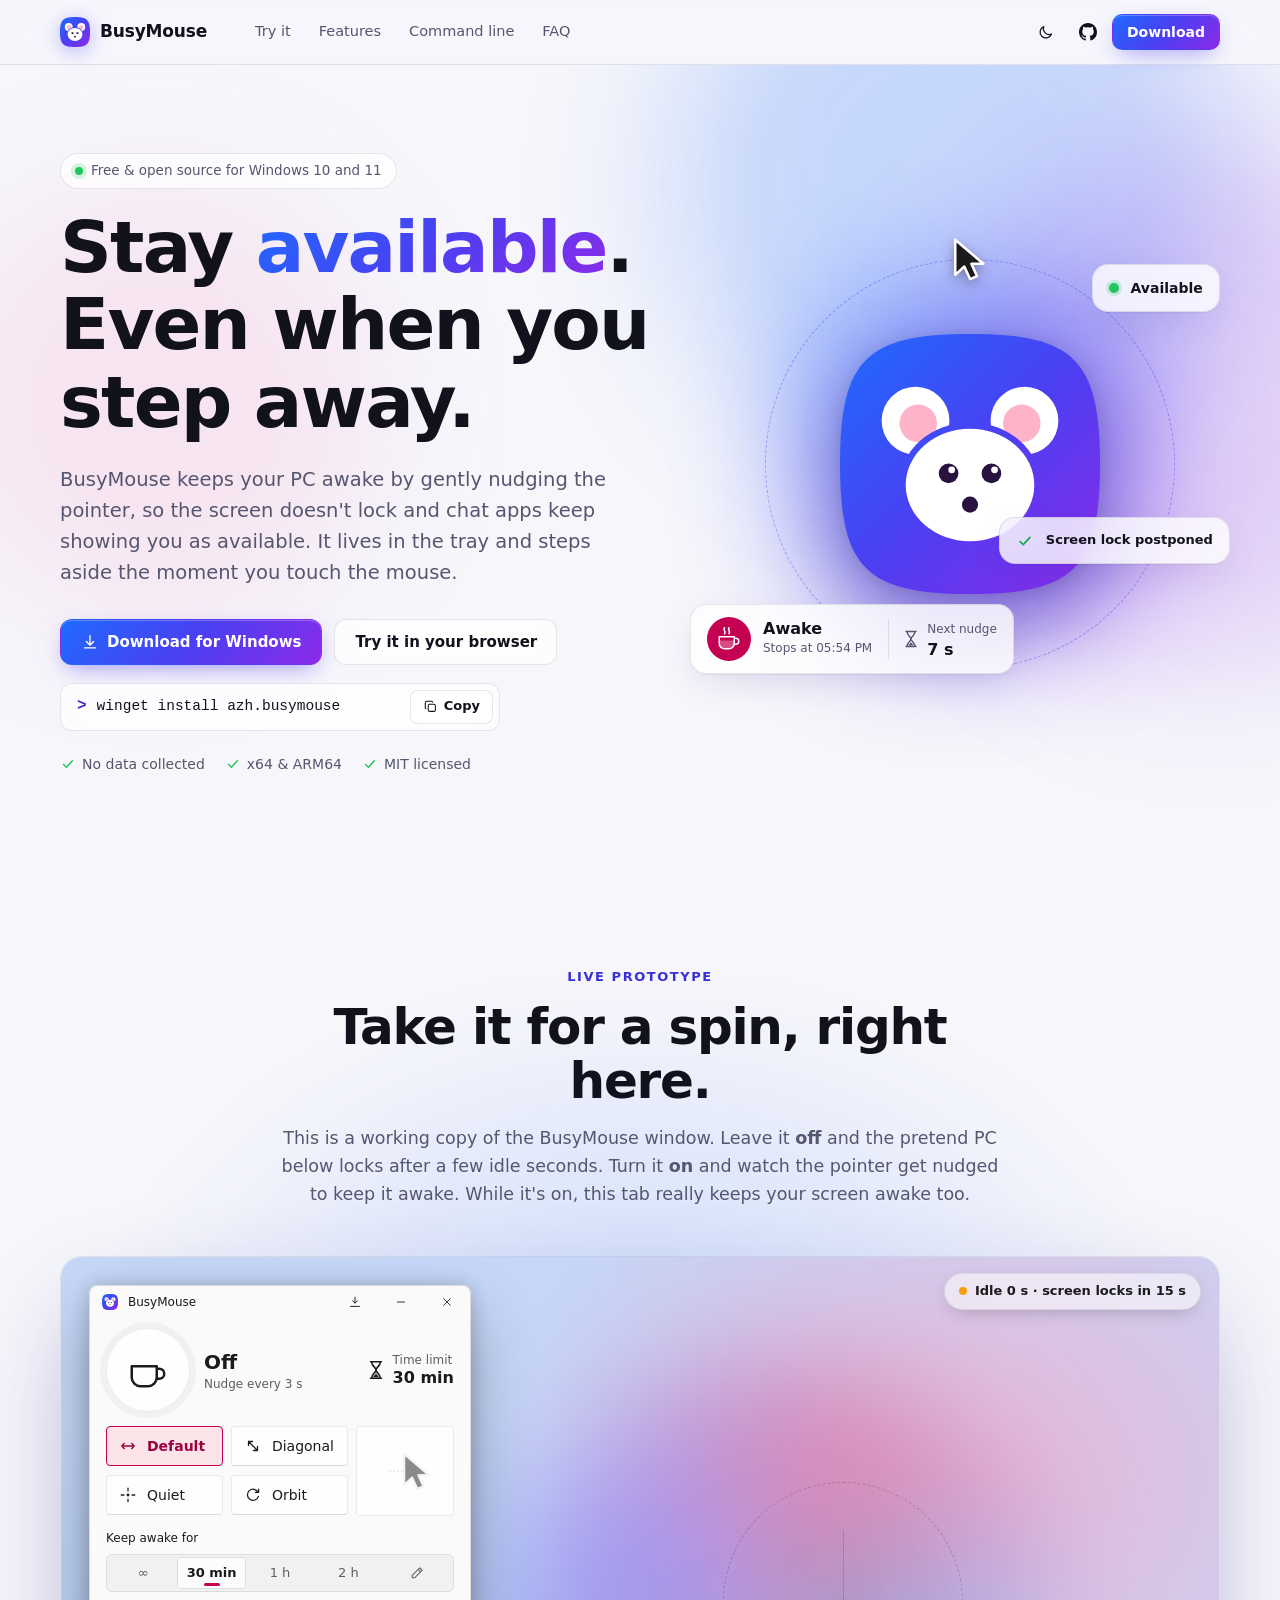
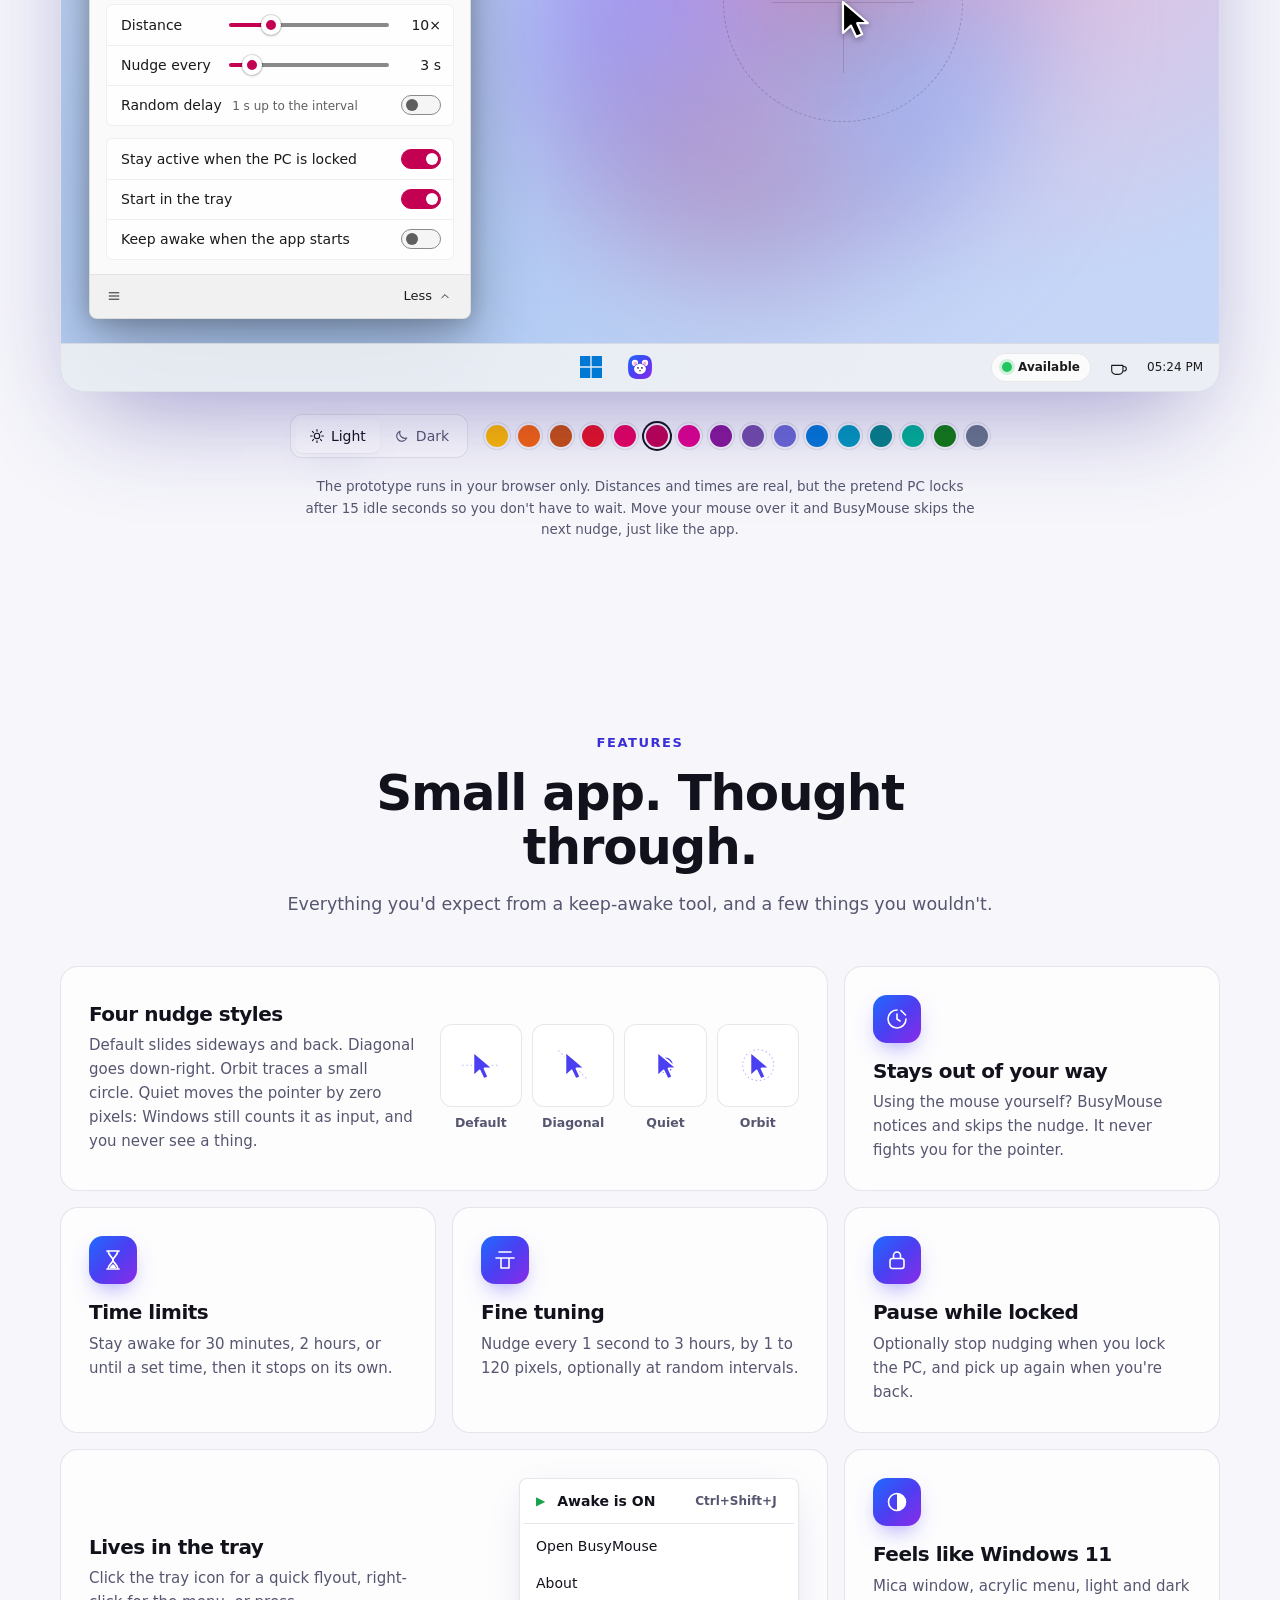
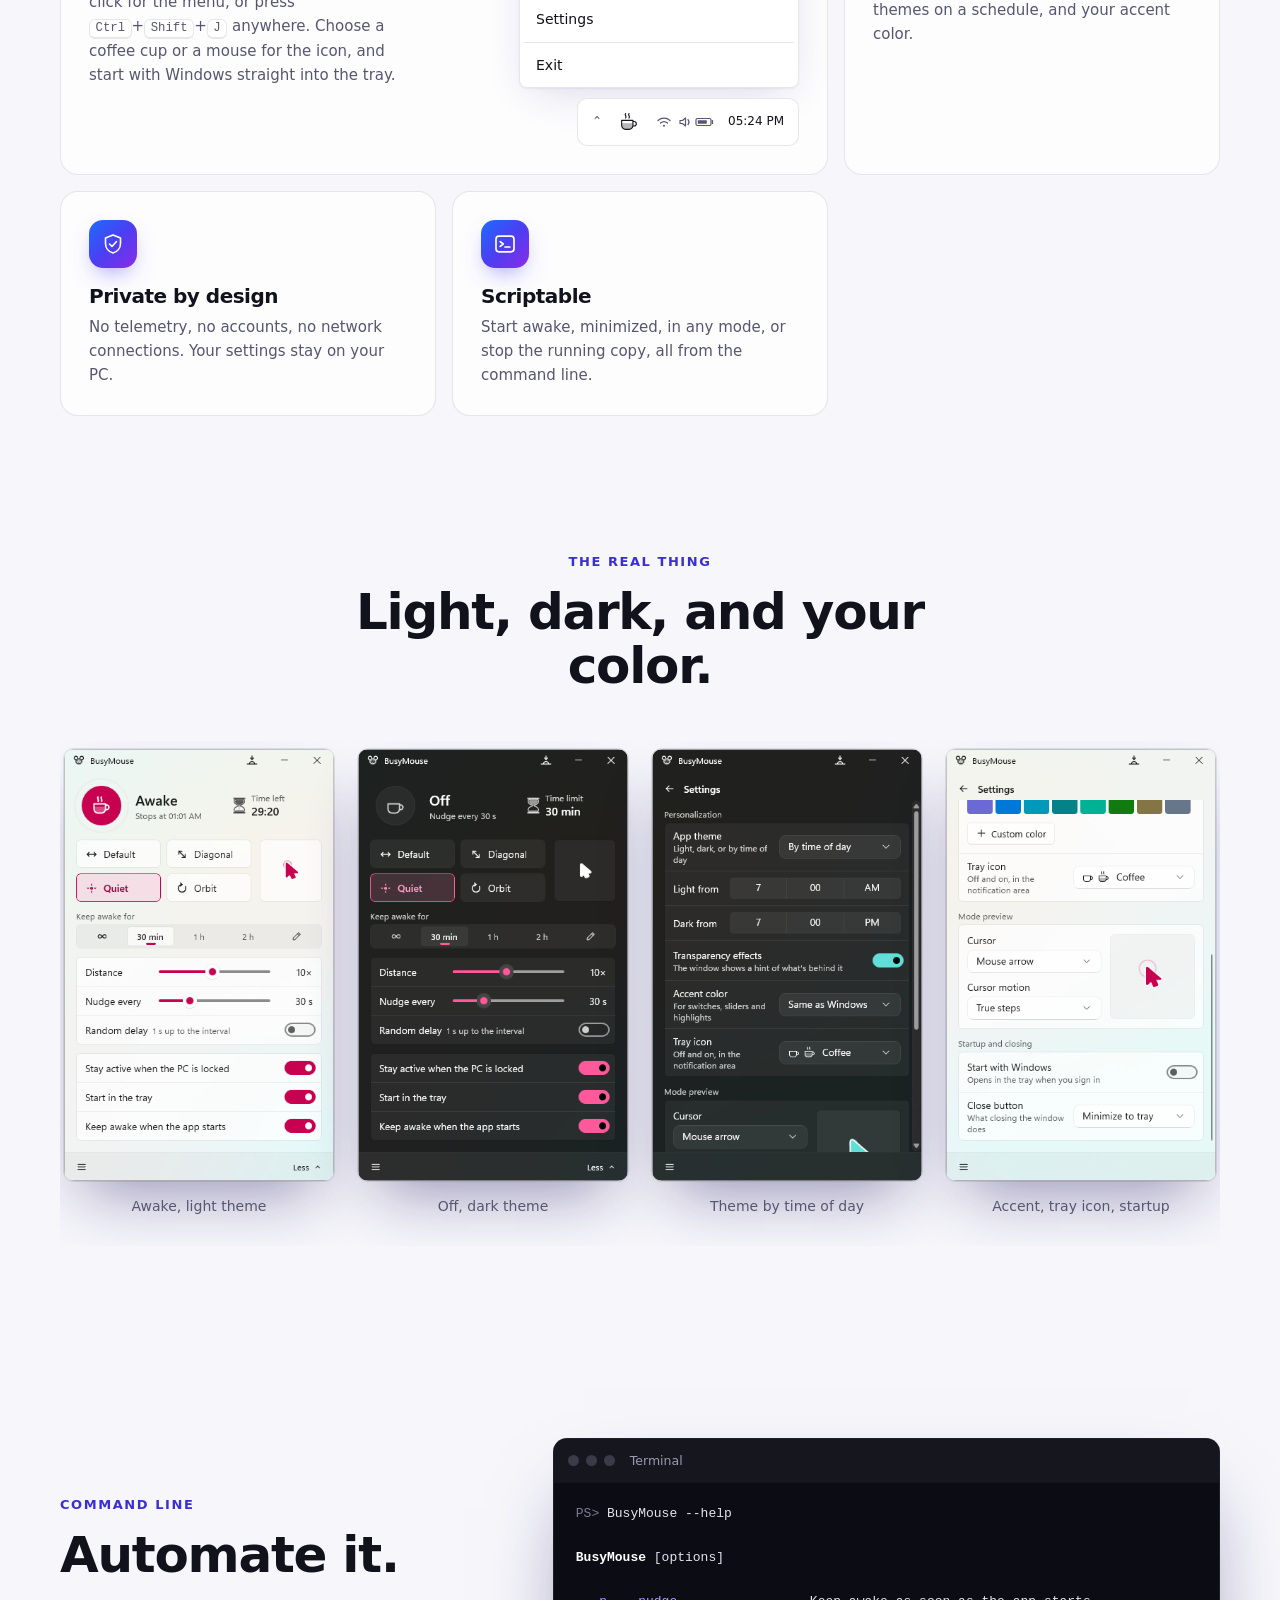
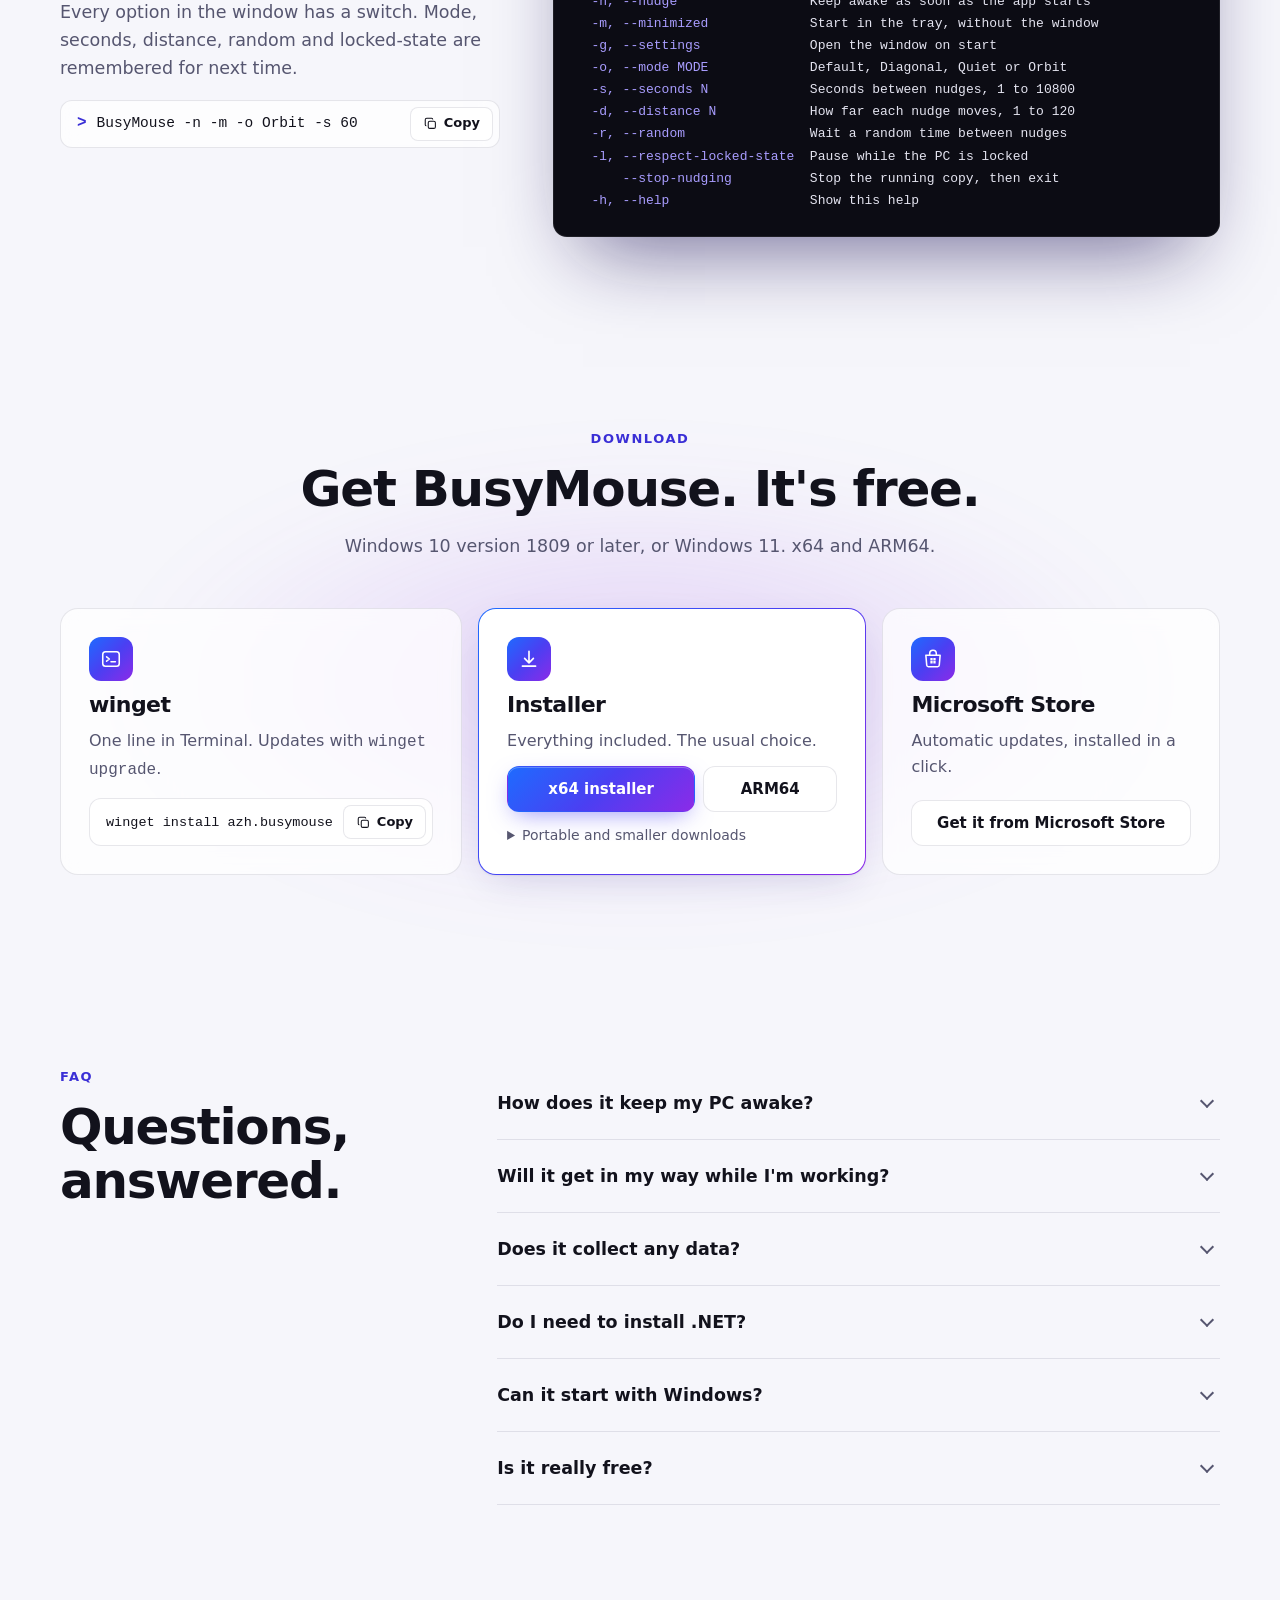
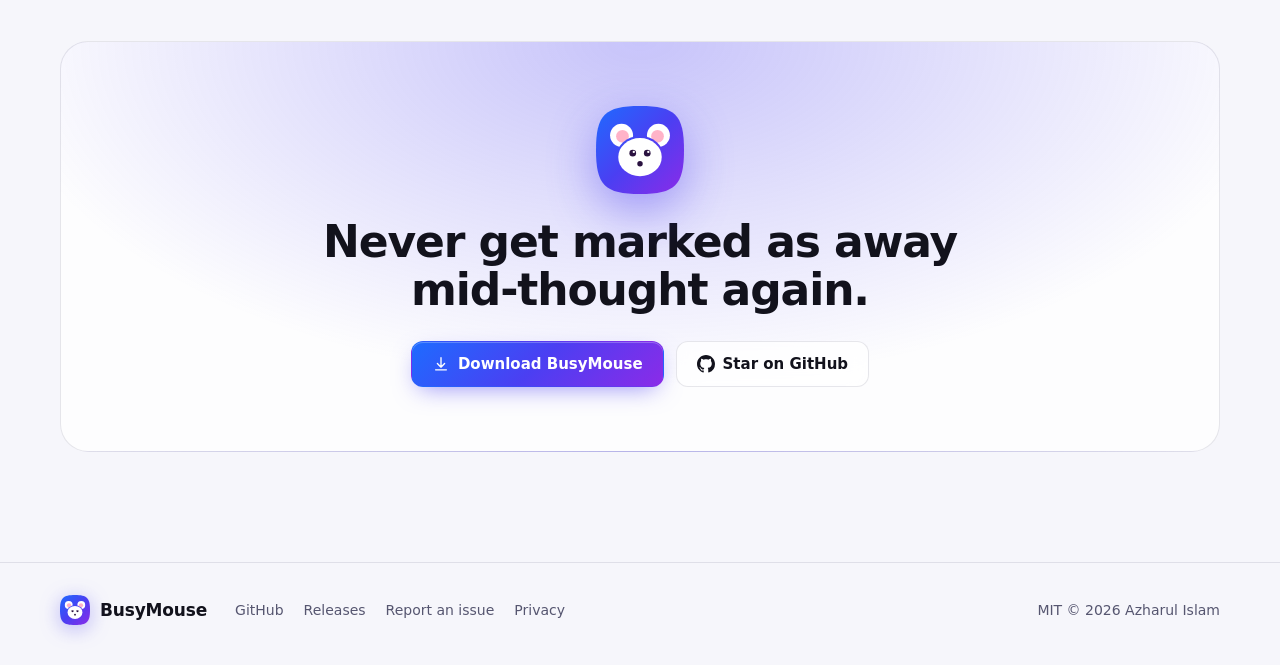
<file: website/index.html>
<!doctype html>
<html lang="en">
<head>
  <meta charset="utf-8">
  <meta name="viewport" content="width=device-width, initial-scale=1">
  <title>BusyMouse — keep your Windows PC awake</title>
  <meta name="description" content="BusyMouse keeps your Windows PC awake by gently nudging the mouse pointer, so the screen doesn't lock and chat apps keep showing you as available. Free, open source, no data collected.">
  <meta name="theme-color" content="#0b0b1a" media="(prefers-color-scheme: dark)">
  <meta name="theme-color" content="#f6f6fb" media="(prefers-color-scheme: light)">
  <link rel="canonical" href="https://busymouse.pages.dev/">
  <link rel="icon" href="assets/favicon.svg" type="image/svg+xml">
  <link rel="apple-touch-icon" href="assets/icon-180.png">
  <meta property="og:type" content="website">
  <meta property="og:title" content="BusyMouse — keep your Windows PC awake">
  <meta property="og:description" content="A tiny tray app that nudges the pointer so your screen doesn't lock and you stay available. Free and open source.">
  <meta property="og:url" content="https://busymouse.pages.dev/">
  <meta property="og:image" content="https://busymouse.pages.dev/assets/og.png">
  <meta name="twitter:card" content="summary_large_image">
  <link rel="stylesheet" href="assets/site.css">
  <script>
    // Apply a saved site theme before paint, so there's no flash.
    try { const t = localStorage.getItem('bm-theme'); if (t) document.documentElement.dataset.theme = t; } catch (e) {}
  </script>
</head>
<body>
  <!-- Shared vector art, drawn from the app's own shapes. -->
  <svg width="0" height="0" style="position:absolute" aria-hidden="true">
    <defs>
      <linearGradient id="bm-sweep" gradientUnits="userSpaceOnUse" x1="0" y1="0" x2="24" y2="24">
        <stop offset="0" stop-color="#1E6BFF"/><stop offset=".5" stop-color="#4B3FF2"/><stop offset="1" stop-color="#8B2BE8"/>
      </linearGradient>
      <!-- The same sweep in the critter's own coordinates, for the hairline between ears and head. -->
      <linearGradient id="bm-sweep-in" gradientUnits="userSpaceOnUse" x1="-2.559" y1="-2.709" x2="26.559" y2="26.409">
        <stop offset="0" stop-color="#1E6BFF"/><stop offset=".5" stop-color="#4B3FF2"/><stop offset="1" stop-color="#8B2BE8"/>
      </linearGradient>
      <symbol id="critter" viewBox="0 0 24 24">
        <g transform="translate(2.109 2.233) scale(.82424)">
          <circle cx="5.9" cy="7" r="3.8" fill="#fff"/><circle cx="18.1" cy="7" r="3.8" fill="#fff"/>
          <circle cx="6.2" cy="7.3" r="2.1" fill="#FFB3C8"/><circle cx="17.8" cy="7.3" r="2.1" fill="#FFB3C8"/>
          <ellipse cx="12" cy="14.2" rx="7.9" ry="7" fill="url(#bm-sweep-in)"/>
          <ellipse cx="12" cy="14.2" rx="7.2" ry="6.3" fill="#fff"/>
          <circle cx="9.6" cy="12.9" r="1.1" fill="#2A1240"/><circle cx="14.4" cy="12.9" r="1.1" fill="#2A1240"/>
          <circle cx="12" cy="16.4" r=".9" fill="#2A1240"/>
          <circle cx="9.95" cy="12.5" r=".38" fill="#fff"/><circle cx="14.75" cy="12.5" r=".38" fill="#fff"/>
        </g>
      </symbol>
      <symbol id="app-icon" viewBox="0 0 24 24">
        <path d="M12,0 C2.4,0 0,2.4 0,12 0,21.6 2.4,24 12,24 21.6,24 24,21.6 24,12 24,2.4 21.6,0 12,0 Z" fill="url(#bm-sweep)"/>
        <use href="#critter"/>
      </symbol>
      <!-- The pointer the mode preview draws, tip up and left. -->
      <symbol id="arrow" viewBox="-6 -10 15 20" overflow="visible">
        <path d="M-5,-8.5 L-5,7 L-1,3.3 L1.6,8.9 L4.6,7.6 L2.1,2.1 L7.4,2.1 Z" fill="currentColor" stroke="var(--arrow-edge, #fff)" stroke-width="1.1" stroke-linejoin="round"/>
      </symbol>
      <!-- Tray glyphs on the 16 grid. -->
      <symbol id="cup-off" viewBox="0 0 16 16">
        <path d="M1.5,6.5 H11.5 V11 A3.5,3.5 0 0 1 8,14.5 H5 A3.5,3.5 0 0 1 1.5,11 Z M11.5,7.5 H12.5 A2,2 0 0 1 12.5,11.5 H11.5" fill="none" stroke="currentColor" stroke-width="1" stroke-linejoin="round" stroke-linecap="round"/>
      </symbol>
      <symbol id="cup-on" viewBox="0 0 16 16">
        <path d="M1.5,9 H11.5 V11 A3.5,3.5 0 0 1 8,14.5 H5 A3.5,3.5 0 0 1 1.5,11 Z" fill="currentColor" opacity=".3"/>
        <path d="M1.5,6.5 H11.5 V11 A3.5,3.5 0 0 1 8,14.5 H5 A3.5,3.5 0 0 1 1.5,11 Z M11.5,7.5 H12.5 A2,2 0 0 1 12.5,11.5 H11.5" fill="none" stroke="currentColor" stroke-width="1" stroke-linejoin="round" stroke-linecap="round"/>
        <path class="steam" d="M5,0.5 C3.8,1.8 6.2,2.7 5,4.5 M8,0.5 C6.8,1.8 9.2,2.7 8,4.5" fill="none" stroke="currentColor" stroke-width="1" stroke-linecap="round"/>
      </symbol>
      <symbol id="hourglass" viewBox="0 0 20 20">
        <path d="M5 2.5h10M5 17.5h10M6 2.5c0 4 4 5 4 7.5S6 13.5 6 17.5M14 2.5c0 4-4 5-4 7.5s4 3.5 4 7.5" fill="none" stroke="currentColor" stroke-width="1.4" stroke-linecap="round"/>
        <path d="M7.4 16.6c.6-1.9 2.6-2.5 2.6-3.6 0 1.1 2 1.7 2.6 3.6z" fill="currentColor"/>
      </symbol>
      <symbol id="i-default" viewBox="0 0 20 20"><path d="M3 10h14M6 7l-3 3 3 3M14 7l3 3-3 3" fill="none" stroke="currentColor" stroke-width="1.4" stroke-linecap="round" stroke-linejoin="round"/></symbol>
      <symbol id="i-diagonal" viewBox="0 0 20 20"><path d="M5 5l10 10M5 9.5V5h4.5M15 10.5V15h-4.5" fill="none" stroke="currentColor" stroke-width="1.4" stroke-linecap="round" stroke-linejoin="round"/></symbol>
      <symbol id="i-quiet" viewBox="0 0 20 20"><circle cx="10" cy="10" r="1.6" fill="currentColor"/><path d="M10 2.5v3M10 14.5v3M2.5 10h3M14.5 10h3" fill="none" stroke="currentColor" stroke-width="1.4" stroke-linecap="round"/></symbol>
      <symbol id="i-orbit" viewBox="0 0 20 20"><path d="M15.6 7A6.2 6.2 0 1 0 16 11.5M16.2 3.4V7h-3.6" fill="none" stroke="currentColor" stroke-width="1.4" stroke-linecap="round" stroke-linejoin="round"/></symbol>
      <symbol id="i-check" viewBox="0 0 20 20"><path d="M4.5 10.5l3.5 3.5 7.5-8" fill="none" stroke="currentColor" stroke-width="1.8" stroke-linecap="round" stroke-linejoin="round"/></symbol>
      <symbol id="i-copy" viewBox="0 0 20 20"><rect x="7" y="7" width="9.5" height="9.5" rx="2" fill="none" stroke="currentColor" stroke-width="1.4"/><path d="M13 4.6V4.5A1.5 1.5 0 0 0 11.5 3H5A2 2 0 0 0 3 5v6.5A1.5 1.5 0 0 0 4.5 13" fill="none" stroke="currentColor" stroke-width="1.4"/></symbol>
      <symbol id="i-github" viewBox="0 0 16 16"><path fill="currentColor" d="M8 0C3.58 0 0 3.58 0 8c0 3.54 2.29 6.53 5.47 7.59.4.07.55-.17.55-.38 0-.19-.01-.82-.01-1.49-2.01.37-2.53-.49-2.69-.94-.09-.23-.48-.94-.82-1.13-.28-.15-.68-.52-.01-.53.63-.01 1.08.58 1.23.82.72 1.21 1.87.87 2.33.66.07-.52.28-.87.51-1.07-1.78-.2-3.64-.89-3.64-3.95 0-.87.31-1.59.82-2.15-.08-.2-.36-1.02.08-2.12 0 0 .67-.21 2.2.82.64-.18 1.32-.27 2-.27s1.36.09 2 .27c1.53-1.04 2.2-.82 2.2-.82.44 1.1.16 1.92.08 2.12.51.56.82 1.27.82 2.15 0 3.07-1.87 3.75-3.65 3.95.29.25.54.73.54 1.48 0 1.07-.01 1.93-.01 2.2 0 .21.15.46.55.38A8.01 8.01 0 0 0 16 8c0-4.42-3.58-8-8-8z"/></symbol>
      <symbol id="i-windows" viewBox="0 0 16 16"><path fill="currentColor" d="M0 0h7.5v7.5H0zM8.5 0H16v7.5H8.5zM0 8.5h7.5V16H0zM8.5 8.5H16V16H8.5z"/></symbol>
      <symbol id="i-store" viewBox="0 0 20 20"><path d="M3.5 6.5h13l-.8 9.2a1.5 1.5 0 0 1-1.5 1.3H5.8a1.5 1.5 0 0 1-1.5-1.3zM7 6.5V5a3 3 0 0 1 6 0v1.5" fill="none" stroke="currentColor" stroke-width="1.4" stroke-linejoin="round"/><path fill="currentColor" d="M7.6 9.2h2.1v2.1H7.6zM10.3 9.2h2.1v2.1h-2.1zM7.6 11.9h2.1V14H7.6zM10.3 11.9h2.1V14h-2.1z"/></symbol>
      <symbol id="i-terminal" viewBox="0 0 20 20"><rect x="2.5" y="3.5" width="15" height="13" rx="2.5" fill="none" stroke="currentColor" stroke-width="1.4"/><path d="M6 8l2.5 2L6 12M10 12.5h4" fill="none" stroke="currentColor" stroke-width="1.4" stroke-linecap="round" stroke-linejoin="round"/></symbol>
      <symbol id="i-download" viewBox="0 0 20 20"><path d="M10 3v10M6 9.5l4 4 4-4M4 16.5h12" fill="none" stroke="currentColor" stroke-width="1.5" stroke-linecap="round" stroke-linejoin="round"/></symbol>
      <symbol id="i-sun" viewBox="0 0 20 20"><circle cx="10" cy="10" r="3.4" fill="none" stroke="currentColor" stroke-width="1.4"/><path d="M10 2v2M10 16v2M2 10h2M16 10h2M4.3 4.3l1.4 1.4M14.3 14.3l1.4 1.4M4.3 15.7l1.4-1.4M14.3 5.7l1.4-1.4" stroke="currentColor" stroke-width="1.4" stroke-linecap="round"/></symbol>
      <symbol id="i-moon" viewBox="0 0 20 20"><path d="M16 12.4A6.5 6.5 0 0 1 7.6 4a6.5 6.5 0 1 0 8.4 8.4z" fill="none" stroke="currentColor" stroke-width="1.4" stroke-linejoin="round"/></symbol>
    </defs>
  </svg>

  <a class="skip" href="#main">Skip to content</a>

  <header class="nav" id="top">
    <div class="wrap nav-row">
      <a class="brand" href="#top" aria-label="BusyMouse home">
        <svg class="brand-icon" aria-hidden="true"><use href="#app-icon"/></svg>
        <span>BusyMouse</span>
      </a>
      <nav class="nav-links" aria-label="Sections">
        <a href="#try">Try it</a>
        <a href="#features">Features</a>
        <a href="#cli">Command line</a>
        <a href="#faq">FAQ</a>
      </nav>
      <div class="nav-actions">
        <button class="icon-btn" id="site-theme" type="button" aria-label="Switch light or dark theme">
          <svg class="only-dark" aria-hidden="true"><use href="#i-sun"/></svg>
          <svg class="only-light" aria-hidden="true"><use href="#i-moon"/></svg>
        </button>
        <a class="icon-btn" href="https://github.com/bdislamazharul/busymouse" aria-label="BusyMouse on GitHub"><svg aria-hidden="true"><use href="#i-github"/></svg></a>
        <a class="btn btn-primary btn-sm" href="#download">Download</a>
      </div>
    </div>
  </header>

  <main id="main">
    <!-- ============ Hero ============ -->
    <section class="hero">
      <div class="aurora" aria-hidden="true"><i></i><i></i><i></i></div>
      <div class="wrap hero-grid">
        <div class="hero-copy">
          <p class="eyebrow"><span class="dot"></span> Free &amp; open source for Windows 10 and 11</p>
          <h1>Stay <span class="grad">available</span>.<br>Even when you step away.</h1>
          <p class="lede">BusyMouse keeps your PC awake by gently nudging the pointer, so the screen doesn't lock and chat apps keep showing you as available. It lives in the tray and steps aside the moment you touch the mouse.</p>
          <div class="hero-ctas">
            <a class="btn btn-primary" href="#download"><svg aria-hidden="true"><use href="#i-download"/></svg> Download for Windows</a>
            <a class="btn btn-ghost" href="#try">Try it in your browser</a>
          </div>
          <div class="cmd" data-copy="winget install azh.busymouse">
            <span class="cmd-prompt">&gt;</span>
            <code>winget install azh.busymouse</code>
            <button class="cmd-copy" type="button" aria-label="Copy the winget command"><svg aria-hidden="true"><use href="#i-copy"/></svg><span>Copy</span></button>
          </div>
          <ul class="hero-meta">
            <li><svg aria-hidden="true"><use href="#i-check"/></svg> No data collected</li>
            <li><svg aria-hidden="true"><use href="#i-check"/></svg> x64 &amp; ARM64</li>
            <li><svg aria-hidden="true"><use href="#i-check"/></svg> MIT licensed</li>
          </ul>
        </div>

        <div class="hero-art" aria-hidden="true">
          <div class="halo"></div>
          <div class="orbit-ring"></div>
          <svg class="hero-icon"><use href="#app-icon"/></svg>
          <div class="arrow-orbit"><svg class="hero-arrow"><use href="#arrow"/></svg></div>
          <div class="float-card fc-flyout">
            <div class="fc-badge"><svg><use href="#cup-on"/></svg></div>
            <div>
              <strong>Awake</strong>
              <small>Stops at <span data-clock="+30"></span></small>
            </div>
            <div class="fc-next">
              <svg><use href="#hourglass"/></svg>
              <div><small>Next nudge</small><strong data-hero-count>9 s</strong></div>
            </div>
          </div>
          <div class="float-card fc-presence"><span class="presence-dot"></span> Available</div>
          <div class="float-card fc-lock"><svg><use href="#i-check"/></svg> Screen lock postponed</div>
        </div>
      </div>
    </section>

    <!-- ============ Live prototype ============ -->
    <section class="section try" id="try">
      <div class="wrap">
        <div class="section-head">
          <p class="kicker">Live prototype</p>
          <h2>Take it for a spin, right here.</h2>
          <p>This is a working copy of the BusyMouse window. Leave it <b>off</b> and the pretend PC below locks after a few idle seconds. Turn it <b>on</b> and watch the pointer get nudged to keep it awake. While it's on, this tab really keeps your screen awake too.</p>
        </div>

        <div class="stage" id="stage" data-theme-app="light">
          <div class="desktop">
            <div class="wallpaper" aria-hidden="true"></div>

            <div class="stage-hud" aria-live="polite">
              <span class="hud-pill" id="hud"><span class="hud-dot"></span><span id="hud-text">Screen locks in 15 s</span></span>
            </div>

            <!-- The app window -->
            <div class="appwin" id="appwin" role="group" aria-label="BusyMouse window (interactive prototype)">
              <div class="titlebar">
                <svg class="tb-icon" aria-hidden="true"><use href="#app-icon"/></svg>
                <span class="tb-title">BusyMouse</span>
                <span class="tb-spacer"></span>
                <span class="tb-btn" aria-hidden="true"><svg viewBox="0 0 20 20"><path d="M10 4v7M7 8.5l3 3 3-3M4.5 15.5h11" fill="none" stroke="currentColor" stroke-width="1.2" stroke-linecap="round" stroke-linejoin="round"/></svg></span>
                <span class="tb-btn" aria-hidden="true"><svg viewBox="0 0 20 20"><path d="M5 10h10" stroke="currentColor" stroke-width="1.1"/></svg></span>
                <span class="tb-btn tb-close" aria-hidden="true"><svg viewBox="0 0 20 20"><path d="M5.5 5.5l9 9M14.5 5.5l-9 9" stroke="currentColor" stroke-width="1.1"/></svg></span>
              </div>

              <div class="status">
                <button class="power" id="power" type="button" aria-pressed="false" aria-label="Keep awake">
                  <span class="power-ring"></span>
                  <svg class="power-off"><use href="#cup-off"/></svg>
                  <svg class="power-on"><use href="#cup-on"/></svg>
                </button>
                <div class="status-text">
                  <strong id="state-title">Off</strong>
                  <small id="state-sub">Nudge every 3 s</small>
                </div>
                <div class="status-timer">
                  <svg aria-hidden="true"><use href="#hourglass"/></svg>
                  <div><small id="timer-label">Time limit</small><strong id="timer-value">30 min</strong></div>
                </div>
              </div>

              <div class="modes">
                <div class="mode-grid" role="radiogroup" aria-label="Nudge style">
                  <button class="mode" role="radio" data-mode="default" aria-checked="true"><svg><use href="#i-default"/></svg>Default</button>
                  <button class="mode" role="radio" data-mode="diagonal" aria-checked="false"><svg><use href="#i-diagonal"/></svg>Diagonal</button>
                  <button class="mode" role="radio" data-mode="quiet" aria-checked="false"><svg><use href="#i-quiet"/></svg>Quiet</button>
                  <button class="mode" role="radio" data-mode="orbit" aria-checked="false"><svg><use href="#i-orbit"/></svg>Orbit</button>
                </div>
                <div class="preview" aria-hidden="true">
                  <svg viewBox="0 0 114 114" id="preview-svg">
                    <g id="preview-guide"></g>
                    <circle id="preview-ripple" cx="57" cy="57" r="6" fill="none" stroke-width="2"/>
                    <use id="preview-arrow" href="#arrow" x="-6" y="-10" width="15" height="20" transform="translate(57 57) scale(2.6)"/>
                  </svg>
                </div>
              </div>

              <div class="label">Keep awake for</div>
              <div class="segmented" role="radiogroup" aria-label="Keep awake for">
                <button role="radio" data-limit="0" aria-checked="false" aria-label="No limit">∞</button>
                <button role="radio" data-limit="1800" aria-checked="true">30 min</button>
                <button role="radio" data-limit="3600" aria-checked="false">1 h</button>
                <button role="radio" data-limit="7200" aria-checked="false">2 h</button>
                <button role="radio" data-limit="60" aria-checked="false" aria-label="1 minute (custom)" title="Custom time: 1 minute"><svg viewBox="0 0 20 20" aria-hidden="true"><path d="M13.5 3.5l3 3L7 16H4v-3zM11.5 5.5l3 3" fill="none" stroke="currentColor" stroke-width="1.3" stroke-linejoin="round"/></svg></button>
              </div>

              <div class="more-area" id="more-area"><div class="more-inner">
                <div class="card">
                  <div class="row">
                    <label for="distance">Distance</label>
                    <input type="range" id="distance" min="1" max="40" value="10">
                    <output id="distance-out">10×</output>
                  </div>
                  <div class="row">
                    <label for="interval">Nudge every</label>
                    <input type="range" id="interval" min="0" max="21" value="2">
                    <output id="interval-out">3 s</output>
                  </div>
                  <div class="row">
                    <label for="random">Random delay <small>1 s up to the interval</small></label>
                    <input type="checkbox" class="switch" id="random">
                  </div>
                </div>
                <div class="card">
                  <div class="row"><label for="opt-locked">Stay active when the PC is locked</label><input type="checkbox" class="switch" id="opt-locked" checked></div>
                  <div class="row"><label for="opt-tray">Start in the tray</label><input type="checkbox" class="switch" id="opt-tray" checked></div>
                  <div class="row"><label for="opt-start">Keep awake when the app starts</label><input type="checkbox" class="switch" id="opt-start"></div>
                </div>
              </div></div>

              <div class="winfoot">
                <span class="tb-btn" aria-hidden="true"><svg viewBox="0 0 20 20"><path d="M4 6h12M4 10h12M4 14h12" stroke="currentColor" stroke-width="1.2" stroke-linecap="round"/></svg></span>
                <button class="more" id="more" type="button" aria-expanded="true">Less <svg viewBox="0 0 20 20" aria-hidden="true"><path d="M5.5 12.5L10 8l4.5 4.5" fill="none" stroke="currentColor" stroke-width="1.3" stroke-linecap="round" stroke-linejoin="round"/></svg></button>
              </div>
            </div>

            <!-- Right side of the desktop: the pointer being kept busy -->
            <div class="pointer-zone" id="pointer-zone" aria-hidden="true">
              <div class="pz-target"></div>
              <div class="pz-trail" id="pz-trail"></div>
              <div class="fake-pointer" id="fake-pointer"><svg><use href="#arrow"/></svg></div>
              <div class="pz-ripple" id="pz-ripple"></div>
              <div class="pz-toast" id="pz-toast"></div>
            </div>

            <!-- Tray flyout -->
            <div class="flyout" id="flyout" hidden>
              <div class="fly-main">
                <button class="power power-sm" id="fly-power" type="button" aria-label="Keep awake">
                  <svg class="power-off"><use href="#cup-off"/></svg>
                  <svg class="power-on"><use href="#cup-on"/></svg>
                </button>
                <div class="status-text"><strong id="fly-title">Off</strong><small id="fly-sub">Nudge every 3 s</small></div>
                <div class="status-timer"><svg aria-hidden="true"><use href="#hourglass"/></svg><div><small id="fly-label">Time limit</small><strong id="fly-value">30 min</strong></div></div>
              </div>
              <div class="fly-foot"><span>↗ Open BusyMouse</span><span>More ⌃</span></div>
            </div>

            <!-- Lock screen -->
            <div class="lock" id="lock" hidden>
              <div class="lock-time" id="lock-time">12:00</div>
              <div class="lock-date" id="lock-date"></div>
              <button class="lock-btn" id="unlock" type="button">Locked — your status changed to Away. Click to sign back in.</button>
            </div>
            <div class="dim" id="dim"></div>
          </div>

          <!-- Taskbar -->
          <div class="taskbar">
            <div class="tb-start" aria-hidden="true"><svg><use href="#i-windows"/></svg></div>
            <div class="tb-apps" aria-hidden="true"><svg class="tb-app"><use href="#app-icon"/></svg></div>
            <div class="tb-tray">
              <span class="presence" id="presence"><span class="presence-dot"></span><span id="presence-text">Available</span></span>
              <button class="tray-icon" id="tray-icon" type="button" aria-label="BusyMouse tray icon: open the flyout" aria-expanded="false">
                <svg class="power-off"><use href="#cup-off"/></svg>
                <svg class="power-on"><use href="#cup-on"/></svg>
              </button>
              <span class="tb-clock" id="tb-clock">12:00</span>
            </div>
          </div>
        </div>

        <div class="stage-controls">
          <div class="seg-mini" role="radiogroup" aria-label="Prototype theme">
            <button role="radio" data-app-theme="light" aria-checked="true"><svg aria-hidden="true"><use href="#i-sun"/></svg> Light</button>
            <button role="radio" data-app-theme="dark" aria-checked="false"><svg aria-hidden="true"><use href="#i-moon"/></svg> Dark</button>
          </div>
          <div class="swatches" role="radiogroup" aria-label="Accent color" id="swatches"></div>
        </div>
        <p class="fine">The prototype runs in your browser only. Distances and times are real, but the pretend PC locks after 15 idle seconds so you don't have to wait. Move your mouse over it and BusyMouse skips the next nudge, just like the app.</p>
      </div>
    </section>

    <!-- ============ Features ============ -->
    <section class="section" id="features">
      <div class="wrap">
        <div class="section-head">
          <p class="kicker">Features</p>
          <h2>Small app. Thought through.</h2>
          <p>Everything you'd expect from a keep-awake tool, and a few things you wouldn't.</p>
        </div>
        <div class="bento">
          <article class="tile tile-wide tile-modes">
            <div class="tile-copy">
              <h3>Four nudge styles</h3>
              <p>Default slides sideways and back. Diagonal goes down-right. Orbit traces a small circle. Quiet moves the pointer by zero pixels: Windows still counts it as input, and you never see a thing.</p>
            </div>
            <div class="mini-modes" aria-hidden="true">
              <div class="mm" data-mm="default"><svg viewBox="0 0 114 114"><path d="M30 57h54" class="mm-guide"/><use href="#arrow" class="mm-arrow" x="-6" y="-10" width="15" height="20"/></svg><span>Default</span></div>
              <div class="mm" data-mm="diagonal"><svg viewBox="0 0 114 114"><path d="M36 36l42 42" class="mm-guide"/><use href="#arrow" class="mm-arrow" x="-6" y="-10" width="15" height="20"/></svg><span>Diagonal</span></div>
              <div class="mm" data-mm="quiet"><svg viewBox="0 0 114 114"><circle cx="57" cy="57" r="10" class="mm-ripple"/><use href="#arrow" class="mm-arrow" x="-6" y="-10" width="15" height="20"/></svg><span>Quiet</span></div>
              <div class="mm" data-mm="orbit"><svg viewBox="0 0 114 114"><circle cx="57" cy="57" r="22" class="mm-guide"/><use href="#arrow" class="mm-arrow" x="-6" y="-10" width="15" height="20"/></svg><span>Orbit</span></div>
            </div>
          </article>

          <article class="tile">
            <div class="tile-icon"><svg viewBox="0 0 24 24"><path d="M12 3a9 9 0 1 0 9 9M12 7v5l3 2" fill="none" stroke="currentColor" stroke-width="1.6" stroke-linecap="round"/><path d="M16 3.5l4.5 4.5" stroke="currentColor" stroke-width="1.6" stroke-linecap="round"/></svg></div>
            <h3>Stays out of your way</h3>
            <p>Using the mouse yourself? BusyMouse notices and skips the nudge. It never fights you for the pointer.</p>
          </article>

          <article class="tile">
            <div class="tile-icon"><svg viewBox="0 0 24 24"><use href="#hourglass" width="24" height="24"/></svg></div>
            <h3>Time limits</h3>
            <p>Stay awake for 30 minutes, 2 hours, or until a set time, then it stops on its own.</p>
          </article>

          <article class="tile">
            <div class="tile-icon"><svg viewBox="0 0 24 24"><path d="M3 10h18M6 4h12M8 20h8" stroke="currentColor" stroke-width="1.6" stroke-linecap="round"/><path d="M8 10v10M16 10v10" stroke="currentColor" stroke-width="1.6"/></svg></div>
            <h3>Fine tuning</h3>
            <p>Nudge every 1 second to 3 hours, by 1 to 120 pixels, optionally at random intervals.</p>
          </article>

          <article class="tile">
            <div class="tile-icon"><svg viewBox="0 0 24 24"><rect x="5" y="10.5" width="14" height="10" rx="2.5" fill="none" stroke="currentColor" stroke-width="1.6"/><path d="M8.5 10.5V7.5a3.5 3.5 0 0 1 7 0v3" fill="none" stroke="currentColor" stroke-width="1.6"/></svg></div>
            <h3>Pause while locked</h3>
            <p>Optionally stop nudging when you lock the PC, and pick up again when you're back.</p>
          </article>

          <article class="tile tile-wide tile-tray">
            <div class="tile-copy">
              <h3>Lives in the tray</h3>
              <p>Click the tray icon for a quick flyout, right-click for the menu, or press <kbd>Ctrl</kbd>+<kbd>Shift</kbd>+<kbd>J</kbd> anywhere. Choose a coffee cup or a mouse for the icon, and start with Windows straight into the tray.</p>
            </div>
            <div class="tray-art" aria-hidden="true">
              <div class="menu">
                <div class="menu-item menu-head"><span class="play">▶</span> Awake is ON <kbd>Ctrl+Shift+J</kbd></div>
                <div class="menu-sep"></div>
                <div class="menu-item">Open BusyMouse</div>
                <div class="menu-item">About</div>
                <div class="menu-item">Settings</div>
                <div class="menu-sep"></div>
                <div class="menu-item">Exit</div>
              </div>
              <div class="tray-strip">
                <span>⌃</span>
                <svg class="tray-glyph on"><use href="#cup-on"/></svg>
                <svg class="tray-sys" viewBox="0 0 60 16"><path d="M2 6.5a9 9 0 0 1 12 0M4.5 9a5.5 5.5 0 0 1 7 0" fill="none" stroke="currentColor" stroke-width="1.2" stroke-linecap="round"/><circle cx="8" cy="11.8" r="1" fill="currentColor"/><path d="M24 6.5h2.5l3-2.5v8l-3-2.5H24zM32 5.5a4 4 0 0 1 0 5" fill="none" stroke="currentColor" stroke-width="1.2" stroke-linejoin="round" stroke-linecap="round"/><rect x="40" y="4.5" width="15" height="7" rx="1.5" fill="none" stroke="currentColor" stroke-width="1.2"/><rect x="41.8" y="6.2" width="9" height="3.6" rx=".6" fill="currentColor"/><path d="M56.5 6.5v3" stroke="currentColor" stroke-width="1.2" stroke-linecap="round"/></svg>
                <span class="tray-time" data-clock="0"></span>
              </div>
            </div>
          </article>

          <article class="tile">
            <div class="tile-icon"><svg viewBox="0 0 24 24"><circle cx="12" cy="12" r="8.5" fill="none" stroke="currentColor" stroke-width="1.6"/><path d="M12 3.5a8.5 8.5 0 0 1 0 17z" fill="currentColor"/></svg></div>
            <h3>Feels like Windows 11</h3>
            <p>Mica window, acrylic menu, light and dark themes on a schedule, and your accent color.</p>
          </article>

          <article class="tile">
            <div class="tile-icon"><svg viewBox="0 0 24 24"><path d="M12 3l7.5 3v5.5c0 4.6-3.2 8.3-7.5 9.5-4.3-1.2-7.5-4.9-7.5-9.5V6z" fill="none" stroke="currentColor" stroke-width="1.6" stroke-linejoin="round"/><path d="M8.5 12l2.5 2.5 4.5-5" fill="none" stroke="currentColor" stroke-width="1.6" stroke-linecap="round" stroke-linejoin="round"/></svg></div>
            <h3>Private by design</h3>
            <p>No telemetry, no accounts, no network connections. Your settings stay on your PC.</p>
          </article>

          <article class="tile">
            <div class="tile-icon"><svg viewBox="0 0 24 24"><use href="#i-terminal" width="24" height="24"/></svg></div>
            <h3>Scriptable</h3>
            <p>Start awake, minimized, in any mode, or stop the running copy, all from the command line.</p>
          </article>
        </div>
      </div>
    </section>

    <!-- ============ Real screenshots ============ -->
    <section class="section shots">
      <div class="wrap">
        <div class="section-head">
          <p class="kicker">The real thing</p>
          <h2>Light, dark, and your color.</h2>
        </div>
        <div class="shot-rail" tabindex="0" aria-label="Screenshots">
          <figure><img src="assets/shots/main-light.png" width="382" height="611" loading="lazy" alt="BusyMouse main window in the light theme, awake, with Quiet mode selected"><figcaption>Awake, light theme</figcaption></figure>
          <figure><img src="assets/shots/main-dark.png" width="382" height="611" loading="lazy" alt="BusyMouse main window in the dark theme, off"><figcaption>Off, dark theme</figcaption></figure>
          <figure><img src="assets/shots/settings.png" width="382" height="611" loading="lazy" alt="Settings: app theme by time of day, transparency, accent color and tray icon"><figcaption>Theme by time of day</figcaption></figure>
          <figure><img src="assets/shots/settings2.png" width="382" height="611" loading="lazy" alt="Settings: accent palette, tray icon, mode preview and startup options"><figcaption>Accent, tray icon, startup</figcaption></figure>
        </div>
      </div>
    </section>

    <!-- ============ CLI ============ -->
    <section class="section" id="cli">
      <div class="wrap cli-grid">
        <div class="section-head left">
          <p class="kicker">Command line</p>
          <h2>Automate it.</h2>
          <p>Every option in the window has a switch. Mode, seconds, distance, random and locked-state are remembered for next time.</p>
          <div class="cmd" data-copy="BusyMouse --nudge --minimized --mode Orbit --seconds 60">
            <span class="cmd-prompt">&gt;</span>
            <code>BusyMouse -n -m -o Orbit -s 60</code>
            <button class="cmd-copy" type="button" aria-label="Copy the example command"><svg aria-hidden="true"><use href="#i-copy"/></svg><span>Copy</span></button>
          </div>
        </div>
        <div class="terminal" role="img" aria-label="BusyMouse --help output">
          <div class="term-bar"><i></i><i></i><i></i><span>Terminal</span></div>
<pre><span class="t-dim">PS&gt;</span> BusyMouse --help

<span class="t-hi">BusyMouse</span> [options]

  <span class="t-opt">-n, --nudge</span>                 Keep awake as soon as the app starts
  <span class="t-opt">-m, --minimized</span>             Start in the tray, without the window
  <span class="t-opt">-g, --settings</span>              Open the window on start
  <span class="t-opt">-o, --mode MODE</span>             Default, Diagonal, Quiet or Orbit
  <span class="t-opt">-s, --seconds N</span>             Seconds between nudges, 1 to 10800
  <span class="t-opt">-d, --distance N</span>            How far each nudge moves, 1 to 120
  <span class="t-opt">-r, --random</span>                Wait a random time between nudges
  <span class="t-opt">-l, --respect-locked-state</span>  Pause while the PC is locked
      <span class="t-opt">--stop-nudging</span>          Stop the running copy, then exit
  <span class="t-opt">-h, --help</span>                  Show this help</pre>
        </div>
      </div>
    </section>

    <!-- ============ Download ============ -->
    <section class="section download" id="download">
      <div class="wrap">
        <div class="section-head">
          <p class="kicker">Download</p>
          <h2>Get BusyMouse. It's free.</h2>
          <p>Windows 10 version 1809 or later, or Windows 11. x64 and ARM64. <span id="release-note"></span></p>
        </div>
        <div class="dl-grid">
          <article class="dl-card">
            <div class="dl-icon"><svg aria-hidden="true"><use href="#i-terminal"/></svg></div>
            <h3>winget</h3>
            <p>One line in Terminal. Updates with <code>winget upgrade</code>.</p>
            <div class="cmd cmd-block" data-copy="winget install azh.busymouse">
              <code>winget install azh.busymouse</code>
              <button class="cmd-copy" type="button" aria-label="Copy the winget command"><svg aria-hidden="true"><use href="#i-copy"/></svg><span>Copy</span></button>
            </div>
          </article>
          <article class="dl-card dl-featured">
            <div class="dl-icon"><svg aria-hidden="true"><use href="#i-download"/></svg></div>
            <h3>Installer</h3>
            <p>Everything included. The usual choice.</p>
            <div class="dl-buttons">
              <a class="btn btn-primary" data-asset="x64-setup.exe" href="https://github.com/bdislamazharul/busymouse/releases/latest">x64 installer</a>
              <a class="btn btn-ghost" data-asset="arm64-setup.exe" href="https://github.com/bdislamazharul/busymouse/releases/latest">ARM64</a>
            </div>
            <details class="dl-more">
              <summary>Portable and smaller downloads</summary>
              <ul>
                <li><a data-asset="x64-portable.zip" href="https://github.com/bdislamazharul/busymouse/releases/latest">Portable zip (x64)</a> — unzip anywhere and run</li>
                <li><a data-asset="arm64-portable.zip" href="https://github.com/bdislamazharul/busymouse/releases/latest">Portable zip (ARM64)</a></li>
                <li><a data-asset="x64-setup-no-runtime.exe" href="https://github.com/bdislamazharul/busymouse/releases/latest">Smaller installer (x64)</a> — fetches .NET if you don't have it</li>
                <li><a data-asset="x64-portable-no-runtime.zip" href="https://github.com/bdislamazharul/busymouse/releases/latest">Smaller portable zip (x64)</a></li>
                <li><a href="https://github.com/bdislamazharul/busymouse/releases/latest">All files on GitHub</a></li>
              </ul>
            </details>
          </article>
          <article class="dl-card">
            <div class="dl-icon"><svg aria-hidden="true"><use href="#i-store"/></svg></div>
            <h3>Microsoft Store</h3>
            <p>Automatic updates, installed in a click.</p>
            <a class="btn btn-ghost" href="https://apps.microsoft.com/detail/9ND5KTBFZNJ7">Get it from Microsoft Store</a>
          </article>
        </div>
      </div>
    </section>

    <!-- ============ FAQ ============ -->
    <section class="section" id="faq">
      <div class="wrap faq-wrap">
        <div class="section-head left">
          <p class="kicker">FAQ</p>
          <h2>Questions, answered.</h2>
        </div>
        <div class="faq">
          <details>
            <summary>How does it keep my PC awake?</summary>
            <p>Every so often BusyMouse sends Windows a tiny mouse movement, exactly as if you'd nudged the mouse. That resets the idle timer that dims and locks the screen, and that chat apps use to mark you as away. Each nudge is undone by the next, so the pointer stays where it was.</p>
          </details>
          <details>
            <summary>Will it get in my way while I'm working?</summary>
            <p>No. If you've used the mouse recently, BusyMouse skips the nudge. Quiet mode moves the pointer by zero pixels, so even when it does nudge, nothing visibly moves.</p>
          </details>
          <details>
            <summary>Does it collect any data?</summary>
            <p>None. It makes no network connections at all: no telemetry, analytics, ads, accounts or update checks. Read the <a href="privacy.html">privacy policy</a>.</p>
          </details>
          <details>
            <summary>Do I need to install .NET?</summary>
            <p>No. The installer, the portable zip and the Store version include everything. The smaller "no runtime" downloads offer to fetch the .NET Runtime from Microsoft if your PC doesn't have it.</p>
          </details>
          <details>
            <summary>Can it start with Windows?</summary>
            <p>Yes. Turn on <em>Start with Windows</em> in Settings and it opens in the tray when you sign in. Add <em>Keep awake when the app starts</em> to have it on from the first second.</p>
          </details>
          <details>
            <summary>Is it really free?</summary>
            <p>Yes, and open source under the MIT license. The code is on <a href="https://github.com/bdislamazharul/busymouse">GitHub</a>.</p>
          </details>
        </div>
      </div>
    </section>

    <section class="cta">
      <div class="wrap cta-inner">
        <svg class="cta-icon" aria-hidden="true"><use href="#app-icon"/></svg>
        <h2>Never get marked as away mid-thought again.</h2>
        <div class="hero-ctas center">
          <a class="btn btn-primary" href="#download"><svg aria-hidden="true"><use href="#i-download"/></svg> Download BusyMouse</a>
          <a class="btn btn-ghost" href="https://github.com/bdislamazharul/busymouse"><svg aria-hidden="true"><use href="#i-github"/></svg> Star on GitHub</a>
        </div>
      </div>
    </section>
  </main>

  <footer class="foot">
    <div class="wrap foot-row">
      <a class="brand" href="#top"><svg class="brand-icon" aria-hidden="true"><use href="#app-icon"/></svg><span>BusyMouse</span></a>
      <nav aria-label="Footer">
        <a href="https://github.com/bdislamazharul/busymouse">GitHub</a>
        <a href="https://github.com/bdislamazharul/busymouse/releases">Releases</a>
        <a href="https://github.com/bdislamazharul/busymouse/issues">Report an issue</a>
        <a href="privacy.html">Privacy</a>
      </nav>
      <p>MIT © 2026 Azharul Islam</p>
    </div>
  </footer>

  <script src="assets/site.js" defer></script>
</body>
</html>
</file>
<file: website/assets/site.css>
/* BusyMouse website. No external assets: system fonts, inline SVG. */

:root {
  color-scheme: light;
  --bg: #f6f6fb;
  --bg-2: #ffffff;
  --text: #12121c;
  --muted: #565670;
  --line: rgba(24, 24, 60, .1);
  --card: rgba(255, 255, 255, .72);
  --card-solid: #ffffff;
  --shadow: 0 1px 2px rgba(20, 20, 60, .06), 0 12px 40px -12px rgba(40, 30, 120, .18);
  --b1: #1E6BFF;
  --b2: #4B3FF2;
  --b3: #8B2BE8;
  --brand: #4B3FF2;
  --brand-text: #3a2fd6;
  --sweep: linear-gradient(135deg, var(--b1), var(--b2) 50%, var(--b3));
  --aurora-a: rgba(30, 107, 255, .22);
  --aurora-b: rgba(139, 43, 232, .18);
  --aurora-c: rgba(255, 120, 180, .14);
  --radius: 18px;
  --font: "Segoe UI Variable Text", "Segoe UI", system-ui, -apple-system, "Helvetica Neue", Roboto, Arial, sans-serif;
  --font-display: "Segoe UI Variable Display", "Segoe UI", system-ui, -apple-system, "Helvetica Neue", Roboto, Arial, sans-serif;
  --mono: "Cascadia Code", "Cascadia Mono", Consolas, ui-monospace, "SF Mono", Menlo, monospace;
}

@media (prefers-color-scheme: dark) {
  :root:not([data-theme="light"]) {
    color-scheme: dark;
    --bg: #0a0a18;
    --bg-2: #11112a;
    --text: #f1f1fa;
    --muted: #a4a4c0;
    --line: rgba(255, 255, 255, .09);
    --card: rgba(255, 255, 255, .045);
    --card-solid: #15152e;
    --shadow: 0 1px 2px rgba(0, 0, 0, .3), 0 20px 50px -20px rgba(0, 0, 0, .6);
    --brand-text: #9d94ff;
    --aurora-a: rgba(30, 107, 255, .28);
    --aurora-b: rgba(139, 43, 232, .26);
    --aurora-c: rgba(255, 90, 170, .12);
  }
}
:root[data-theme="dark"] {
  color-scheme: dark;
  --bg: #0a0a18;
  --bg-2: #11112a;
  --text: #f1f1fa;
  --muted: #a4a4c0;
  --line: rgba(255, 255, 255, .09);
  --card: rgba(255, 255, 255, .045);
  --card-solid: #15152e;
  --shadow: 0 1px 2px rgba(0, 0, 0, .3), 0 20px 50px -20px rgba(0, 0, 0, .6);
  --brand-text: #9d94ff;
  --aurora-a: rgba(30, 107, 255, .28);
  --aurora-b: rgba(139, 43, 232, .26);
  --aurora-c: rgba(255, 90, 170, .12);
}

*, *::before, *::after { box-sizing: border-box; }
html { overflow-x: clip; scroll-behavior: smooth; -webkit-text-size-adjust: 100%; }
body {
  margin: 0;
  background: var(--bg);
  color: var(--text);
  font: 16px/1.6 var(--font);
  -webkit-font-smoothing: antialiased;
  overflow-x: hidden;
}
img, svg { display: block; }
a { color: var(--brand-text); text-decoration: none; }
a:hover { text-decoration: underline; text-underline-offset: 3px; }
button { font: inherit; color: inherit; }
code, kbd, pre { font-family: var(--mono); }
kbd {
  font-size: .82em;
  padding: .1em .45em;
  border: 1px solid var(--line);
  border-bottom-width: 2px;
  border-radius: 6px;
  background: var(--card);
}
:focus-visible { outline: 2px solid var(--brand); outline-offset: 2px; border-radius: 6px; }

.wrap { width: min(1160px, 100% - 32px); margin-inline: auto; }
.skip { position: absolute; left: -999px; top: 8px; z-index: 100; padding: 8px 14px; background: var(--card-solid); border-radius: 8px; }
.skip:focus { left: 16px; }

.only-light { display: none; }
@media (prefers-color-scheme: dark) { :root:not([data-theme="light"]) .only-dark { display: block; } :root:not([data-theme="light"]) .only-light { display: none; } }
@media (prefers-color-scheme: light) { :root:not([data-theme="dark"]) .only-dark { display: none; } :root:not([data-theme="dark"]) .only-light { display: block; } }
:root[data-theme="dark"] .only-dark { display: block; }
:root[data-theme="dark"] .only-light { display: none; }
:root[data-theme="light"] .only-dark { display: none; }
:root[data-theme="light"] .only-light { display: block; }

/* ---------- Buttons ---------- */
.btn {
  display: inline-flex; align-items: center; justify-content: center; gap: 8px;
  height: 46px; padding: 0 20px;
  border-radius: 12px; border: 1px solid transparent;
  font-weight: 600; font-size: 15px; white-space: nowrap;
  cursor: pointer; transition: transform .15s ease, box-shadow .2s ease, background .2s ease;
}
.btn:hover { text-decoration: none; transform: translateY(-1px); }
.btn svg { width: 18px; height: 18px; }
.btn-sm { height: 36px; padding: 0 14px; font-size: 14px; border-radius: 10px; }
.btn-primary {
  color: #fff; background: var(--sweep);
  box-shadow: 0 8px 24px -8px rgba(75, 63, 242, .6), inset 0 1px 0 rgba(255, 255, 255, .25);
}
.btn-primary:hover { box-shadow: 0 12px 30px -8px rgba(75, 63, 242, .75), inset 0 1px 0 rgba(255, 255, 255, .25); }
.btn-ghost { color: var(--text); background: var(--card); border-color: var(--line); backdrop-filter: blur(10px); }
.btn-ghost:hover { border-color: color-mix(in oklab, var(--brand) 50%, var(--line)); }
.icon-btn {
  display: grid; place-items: center; width: 36px; height: 36px;
  border-radius: 10px; border: 1px solid transparent; background: none; color: var(--text); cursor: pointer;
}
.icon-btn:hover { background: var(--card); border-color: var(--line); text-decoration: none; }
.icon-btn svg { width: 18px; height: 18px; }

/* ---------- Nav ---------- */
.nav {
  position: sticky; top: 0; z-index: 50;
  backdrop-filter: saturate(1.6) blur(16px); -webkit-backdrop-filter: saturate(1.6) blur(16px);
  background: color-mix(in oklab, var(--bg) 72%, transparent);
  border-bottom: 1px solid var(--line);
}
.nav-row { display: flex; align-items: center; gap: 24px; height: 64px; }
.brand { display: inline-flex; align-items: center; gap: 10px; font-weight: 700; color: var(--text); font-size: 17px; letter-spacing: -.01em; }
.brand:hover { text-decoration: none; }
.brand-icon { width: 30px; height: 30px; filter: drop-shadow(0 4px 10px rgba(75, 63, 242, .35)); }
.nav-links { display: flex; gap: 4px; margin-left: 12px; }
.nav-links a { color: var(--muted); font-size: 14.5px; font-weight: 500; padding: 6px 12px; border-radius: 8px; }
.nav-links a:hover { color: var(--text); background: var(--card); text-decoration: none; }
.nav-actions { display: flex; align-items: center; gap: 6px; margin-left: auto; }
@media (max-width: 760px) { .nav-links { display: none; } }

/* ---------- Hero ---------- */
.hero { position: relative; padding: 88px 0 96px; overflow: hidden; isolation: isolate; }
.aurora { position: absolute; inset: -20% -10% auto; height: 120%; z-index: -1; pointer-events: none; }
.aurora i { position: absolute; border-radius: 50%; filter: blur(70px); animation: drift 18s ease-in-out infinite alternate; }
.aurora i:nth-child(1) { width: 560px; height: 560px; left: 52%; top: 0; background: var(--aurora-a); }
.aurora i:nth-child(2) { width: 520px; height: 520px; left: 70%; top: 25%; background: var(--aurora-b); animation-delay: -6s; }
.aurora i:nth-child(3) { width: 420px; height: 420px; left: 5%; top: 30%; background: var(--aurora-c); animation-delay: -12s; }
@keyframes drift { to { transform: translate(-60px, 40px) scale(1.1); } }

.hero-grid { display: grid; grid-template-columns: 1.1fr .9fr; gap: 48px; align-items: center; }
.eyebrow {
  display: inline-flex; align-items: center; gap: 8px; margin: 0 0 20px;
  padding: 6px 14px; border-radius: 999px; border: 1px solid var(--line); background: var(--card);
  font-size: 13.5px; font-weight: 500; color: var(--muted);
}
.eyebrow .dot { width: 8px; height: 8px; border-radius: 50%; background: #22c55e; box-shadow: 0 0 0 4px rgba(34, 197, 94, .18); }
h1, h2, h3 { font-family: var(--font-display); letter-spacing: -.025em; line-height: 1.08; margin: 0; }
h1 { font-size: clamp(40px, 6.2vw, 72px); font-weight: 750; }
.grad { background: var(--sweep); -webkit-background-clip: text; background-clip: text; color: transparent; }
.lede { font-size: clamp(17px, 1.6vw, 19.5px); color: var(--muted); max-width: 560px; margin: 22px 0 30px; }
.hero-ctas { display: flex; flex-wrap: wrap; gap: 12px; }
.hero-ctas.center { justify-content: center; }
.hero-meta { display: flex; flex-wrap: wrap; gap: 8px 20px; list-style: none; padding: 0; margin: 22px 0 0; color: var(--muted); font-size: 14px; }
.hero-meta li { display: inline-flex; align-items: center; gap: 6px; }
.hero-meta svg { width: 16px; height: 16px; color: #22c55e; }

.cmd {
  display: flex; align-items: center; gap: 10px; margin-top: 18px; max-width: 440px;
  padding: 6px 6px 6px 16px; border-radius: 12px; border: 1px solid var(--line); background: var(--card);
  backdrop-filter: blur(10px);
}
.cmd code { font-size: 14.5px; flex: 1; overflow-x: auto; white-space: nowrap; scrollbar-width: none; }
.cmd-prompt { color: var(--brand-text); font-family: var(--mono); font-weight: 700; }
.cmd-copy {
  display: inline-flex; align-items: center; gap: 6px; height: 34px; padding: 0 12px; flex: none;
  border-radius: 8px; border: 1px solid var(--line); background: var(--card-solid); cursor: pointer; font-size: 13px; font-weight: 600;
}
.cmd-copy svg { width: 15px; height: 15px; }
.cmd-copy.copied { color: #16a34a; border-color: rgba(22, 163, 74, .4); }

/* Hero art */
.hero-art { position: relative; aspect-ratio: 1; max-width: 500px; width: 100%; justify-self: center; }
.halo { position: absolute; inset: 14%; border-radius: 40%; background: var(--sweep); filter: blur(60px); opacity: .45; animation: pulse 6s ease-in-out infinite; }
@keyframes pulse { 50% { opacity: .3; transform: scale(.94); } }
.orbit-ring { position: absolute; inset: 9%; border-radius: 50%; border: 1.5px dashed color-mix(in oklab, var(--brand) 40%, transparent); animation: spin 60s linear infinite; }
@keyframes spin { to { transform: rotate(360deg); } }
.hero-icon {
  position: absolute; inset: 24%; width: 52%; height: 52%;
  filter: drop-shadow(0 30px 40px rgba(60, 40, 200, .45)) drop-shadow(0 4px 8px rgba(0, 0, 0, .15));
  animation: bob 6s ease-in-out infinite;
}
@keyframes bob { 50% { transform: translateY(-10px) rotate(-1.5deg); } }
.arrow-orbit { position: absolute; inset: 9%; animation: spin 16s linear infinite; pointer-events: none; }
.hero-arrow {
  position: absolute; left: 50%; top: -23px; width: 34px; height: 46px; margin-left: -17px;
  color: #1b1b1b; --arrow-edge: #fff; filter: drop-shadow(0 4px 6px rgba(0, 0, 0, .3));
  animation: spin 16s linear infinite reverse;
}

.float-card {
  position: absolute; display: flex; align-items: center; gap: 12px;
  padding: 12px 16px; border-radius: 16px; font-size: 13px;
  background: color-mix(in oklab, var(--card-solid) 80%, transparent);
  border: 1px solid var(--line); box-shadow: var(--shadow);
  backdrop-filter: blur(18px); -webkit-backdrop-filter: blur(18px);
  animation: bob 7s ease-in-out infinite;
}
.float-card strong { display: block; font-size: 16px; line-height: 1.2; }
.float-card small { color: var(--muted); font-size: 12px; }
.fc-flyout { left: -6%; bottom: 8%; animation-delay: -2s; }
.fc-badge { display: grid; place-items: center; width: 44px; height: 44px; border-radius: 50%; background: #C30052; color: #fff; }
.fc-badge svg { width: 24px; height: 24px; }
.fc-next { display: flex; align-items: center; gap: 6px; padding-left: 12px; margin-left: 4px; border-left: 1px solid var(--line); }
.fc-next svg { width: 20px; height: 20px; color: var(--muted); }
.fc-presence { right: 0; top: 10%; font-weight: 600; font-size: 14px; animation-delay: -4s; }
.fc-lock { right: -2%; bottom: 30%; font-weight: 600; animation-delay: -5.5s; }
.fc-lock svg { width: 18px; height: 18px; color: #16a34a; }
.presence-dot { width: 10px; height: 10px; border-radius: 50%; background: #22c55e; box-shadow: 0 0 0 3px rgba(34, 197, 94, .2); flex: none; }

@media (max-width: 900px) {
  .hero { padding-top: 56px; }
  .hero-grid { grid-template-columns: 1fr; }
  .hero-art { max-width: 420px; }
}
@media (max-width: 480px) {
  .fc-flyout { left: 0; bottom: 0; transform: scale(.9); }
  .fc-lock { display: none; }
}

/* ---------- Sections ---------- */
.section { padding: 96px 0; }
.section-head { text-align: center; max-width: 720px; margin: 0 auto 48px; }
.section-head.left { text-align: left; margin: 0 0 32px; }
.section-head h2 { font-size: clamp(32px, 4.4vw, 50px); font-weight: 720; }
.section-head p { color: var(--muted); font-size: 17.5px; margin: 16px 0 0; }
.kicker {
  margin: 0 0 12px !important; font-size: 13px !important; font-weight: 700; letter-spacing: .12em; text-transform: uppercase;
  color: var(--brand-text) !important;
}
.fine { color: var(--muted); font-size: 13.5px; text-align: center; max-width: 680px; margin: 18px auto 0; }

/* ======================================================================
   Live prototype
   ====================================================================== */
.try { position: relative; }
.try::before {
  content: ""; position: absolute; inset: 10% 0 auto; height: 70%; z-index: -1;
  background: radial-gradient(60% 60% at 50% 40%, var(--aurora-a), transparent 70%);
  filter: blur(30px);
}
.stage {
  /* App window tokens, Windows 11 light */
  --acc: #C30052;
  --acc-ui: var(--acc);
  --acc-text: color-mix(in oklab, var(--acc) 85%, black);
  --on-acc: #fff;
  --w-bg: #f3f3f3;
  --w-tint: rgba(255, 255, 255, .55);
  --w-card: rgba(255, 255, 255, .72);
  --w-card-line: rgba(0, 0, 0, .06);
  --w-ctl: rgba(255, 255, 255, .8);
  --w-ctl-hover: rgba(249, 249, 249, .6);
  --w-ctl-line: rgba(0, 0, 0, .08);
  --w-ctl-bottom: rgba(0, 0, 0, .14);
  --w-seg: rgba(0, 0, 0, .035);
  --w-text: #1b1b1b;
  --w-muted: #5f5f5f;
  --w-strong: #8a8a8a;
  --w-knob: #fff;
  --w-wall-1: #a7c6f2;
  --w-wall-2: #e7b9d9;
  --w-wall-3: #c5d6f7;
  --taskbar: rgba(243, 243, 243, .85);

  position: relative; overflow: hidden; isolation: isolate;
  border-radius: 22px; border: 1px solid var(--line);
  box-shadow: 0 40px 100px -30px rgba(40, 30, 140, .45), 0 0 0 1px rgba(255, 255, 255, .04) inset;
  font-family: "Segoe UI Variable Text", "Segoe UI", system-ui, -apple-system, Roboto, sans-serif;
  color: var(--w-text);
  user-select: none; -webkit-user-select: none;
}
.stage[data-theme-app="dark"] {
  --acc-ui: color-mix(in oklab, var(--acc) 58%, white);
  --acc-text: color-mix(in oklab, var(--acc) 50%, white);
  --on-acc: #000;
  --w-bg: #202020;
  --w-tint: rgba(32, 32, 32, .7);
  --w-card: rgba(255, 255, 255, .05);
  --w-card-line: rgba(0, 0, 0, .25);
  --w-ctl: rgba(255, 255, 255, .06);
  --w-ctl-hover: rgba(255, 255, 255, .085);
  --w-ctl-line: rgba(255, 255, 255, .07);
  --w-ctl-bottom: rgba(255, 255, 255, .07);
  --w-seg: rgba(0, 0, 0, .25);
  --w-text: #fff;
  --w-muted: #c5c5c5;
  --w-strong: #9a9a9a;
  --w-knob: #000;
  --w-wall-1: #10234d;
  --w-wall-2: #3b1650;
  --w-wall-3: #0f1d3f;
  --taskbar: rgba(32, 32, 32, .85);
}
.wallpaper {
  position: absolute; inset: 0; z-index: -1;
  background:
    radial-gradient(60% 80% at 80% 30%, var(--w-wall-2), transparent 70%),
    radial-gradient(70% 90% at 20% 80%, var(--w-wall-1), transparent 70%),
    var(--w-wall-3);
}
.wallpaper::after {
  /* Windows 11 "bloom" */
  content: ""; position: absolute; left: 62%; top: 50%; width: 520px; height: 520px; translate: -50% -50%;
  background:
    conic-gradient(from 200deg, color-mix(in oklab, var(--acc) 50%, #6aa8ff), #7b6cff, color-mix(in oklab, var(--acc) 60%, #ff9ad5), #6aa8ff, color-mix(in oklab, var(--acc) 50%, #6aa8ff));
  border-radius: 46% 54% 50% 50% / 55% 45% 55% 45%;
  filter: blur(60px); opacity: .55;
  animation: bloom 20s ease-in-out infinite alternate;
}
@keyframes bloom { to { transform: rotate(40deg) scale(1.1); } }

.desktop { display: grid; grid-template-columns: auto 1fr; gap: 24px; padding: 28px 28px 24px; min-height: 640px; }

.stage-hud { position: absolute; right: 18px; top: 16px; z-index: 6; }
.hud-pill {
  display: inline-flex; align-items: center; gap: 8px; padding: 7px 14px; border-radius: 999px;
  font-size: 13px; font-weight: 600; color: var(--w-text);
  background: var(--w-tint); border: 1px solid var(--w-ctl-line);
  backdrop-filter: blur(16px); -webkit-backdrop-filter: blur(16px);
  box-shadow: 0 6px 20px -8px rgba(0, 0, 0, .3);
  font-variant-numeric: tabular-nums;
}
.hud-dot { width: 8px; height: 8px; border-radius: 50%; background: #f59e0b; }
.stage.is-on .hud-dot { background: #22c55e; box-shadow: 0 0 0 3px rgba(34, 197, 94, .25); animation: blink 2s ease-in-out infinite; }
.stage.is-warn .hud-dot { background: #ef4444; }
@keyframes blink { 50% { box-shadow: 0 0 0 6px rgba(34, 197, 94, 0); } }

/* App window */
.appwin {
  position: relative; z-index: 3;
  width: 382px; max-width: 100%;
  border-radius: 8px; overflow: hidden;
  background: linear-gradient(var(--w-tint), var(--w-tint)), var(--w-bg);
  backdrop-filter: blur(40px) saturate(1.4); -webkit-backdrop-filter: blur(40px) saturate(1.4);
  border: 1px solid rgba(0, 0, 0, .12);
  box-shadow: 0 32px 64px rgba(0, 0, 0, .28), 0 2px 21px rgba(0, 0, 0, .22);
  font-size: 14px; line-height: 20px;
  align-self: start;
}
.stage[data-theme-app="dark"] .appwin { border-color: rgba(255, 255, 255, .1); }
.titlebar { display: flex; align-items: center; height: 32px; padding-left: 12px; font-size: 12px; }
.tb-icon { width: 16px; height: 16px; margin-right: 10px; }
.tb-spacer { flex: 1; }
.tb-btn { display: grid; place-items: center; width: 46px; height: 32px; color: var(--w-text); }
.tb-btn svg { width: 16px; height: 16px; }
.winfoot .tb-btn { width: 40px; }

.status { display: grid; grid-template-columns: auto 1fr auto; align-items: center; gap: 14px; padding: 10px 16px 14px; }
.power {
  position: relative; display: grid; place-items: center;
  width: 84px; height: 84px; border-radius: 50%;
  border: 0; cursor: pointer; padding: 0;
  background: var(--w-ctl); color: var(--w-text);
  box-shadow: 0 0 0 6px var(--w-seg), inset 0 0 0 1px var(--w-ctl-line);
  transition: background .25s ease, box-shadow .25s ease, transform .12s ease;
}
.power:active { transform: scale(.96); }
.power svg { grid-area: 1 / 1; width: 40px; height: 40px; transition: opacity .2s ease, transform .3s ease; }
.power .power-on { opacity: 0; transform: scale(.7); }
.stage.is-on .power { background: var(--acc-ui); color: var(--on-acc); box-shadow: 0 0 0 6px color-mix(in oklab, var(--acc-ui) 18%, transparent); }
.stage.is-on .power .power-on { opacity: 1; transform: none; }
.stage.is-on .power .power-off { opacity: 0; transform: scale(.7); }
.power-ring { position: absolute; inset: -6px; border-radius: 50%; pointer-events: none; }
.stage.is-on .power-ring { animation: ring 2.4s ease-out infinite; }
@keyframes ring { from { box-shadow: 0 0 0 0 color-mix(in oklab, var(--acc-ui) 45%, transparent); } to { box-shadow: 0 0 0 18px transparent; } }
.steam { stroke-dasharray: 5; animation: steam 2.4s linear infinite; }
@keyframes steam { to { stroke-dashoffset: -10; } }

.status-text strong { display: block; font-size: 20px; line-height: 28px; font-weight: 600; }
.status-text small, .status-timer small { display: block; font-size: 12px; line-height: 16px; color: var(--w-muted); }
.status-timer { display: flex; align-items: center; gap: 6px; }
.status-timer svg { width: 22px; height: 22px; color: var(--w-text); }
.status-timer strong { display: block; font-size: 16px; font-weight: 600; font-variant-numeric: tabular-nums; }

.modes { display: grid; grid-template-columns: 1fr 1fr .84fr; gap: 8px; padding: 0 16px; }
.mode-grid { grid-column: span 2; display: grid; grid-template-columns: 1fr 1fr; gap: 8px; }
.mode {
  display: flex; align-items: center; gap: 10px; height: 40px; padding: 0 12px;
  border-radius: 4px; border: 1px solid var(--w-ctl-line); border-bottom-color: var(--w-ctl-bottom);
  background: var(--w-ctl); cursor: pointer; font-size: 14px; text-align: left;
}
.mode:hover { background: var(--w-ctl-hover); }
.mode svg { width: 18px; height: 18px; flex: none; }
.mode[aria-checked="true"] {
  border-color: var(--acc-ui); color: var(--acc-text); font-weight: 600;
  background: color-mix(in oklab, var(--acc-ui) 12%, var(--w-ctl));
}
.preview {
  border-radius: 4px; border: 1px solid var(--w-ctl-line); background: var(--w-ctl);
  display: grid; place-items: center; overflow: hidden;
}
.preview svg { width: 100%; height: 100%; max-height: 88px; }
#preview-arrow { color: var(--w-strong); --arrow-edge: var(--w-bg); transition: color .3s; }
.stage.is-on #preview-arrow { color: var(--acc-ui); }
#preview-guide * { fill: none; stroke: var(--w-strong); stroke-width: 1; stroke-dasharray: 2 3; opacity: .55; }
#preview-ripple { stroke: var(--acc-ui); opacity: 0; }

.label { font-size: 12px; color: var(--w-text); padding: 12px 16px 6px; }
.segmented {
  display: grid; grid-template-columns: repeat(5, 1fr); gap: 2px; margin: 0 16px; padding: 3px;
  border-radius: 6px; background: var(--w-seg); border: 1px solid var(--w-ctl-line);
}
.segmented button {
  position: relative; height: 30px; border: 0; border-radius: 4px; background: none; cursor: pointer;
  font-size: 13px; color: var(--w-muted); display: grid; place-items: center; white-space: nowrap;
}
.segmented button:hover { background: var(--w-ctl-hover); }
.segmented button svg { width: 16px; height: 16px; }
.segmented [aria-checked="true"] { background: var(--w-ctl); color: var(--w-text); font-weight: 600; box-shadow: 0 0 0 1px var(--w-ctl-line); }
.segmented [aria-checked="true"]::after {
  content: ""; position: absolute; bottom: 2px; left: 50%; width: 16px; height: 3px; margin-left: -8px;
  border-radius: 2px; background: var(--acc-ui);
}

.more-area { display: grid; grid-template-rows: 1fr; transition: grid-template-rows .3s ease; }
.more-area.collapsed { grid-template-rows: 0fr; }
.more-inner { min-height: 0; overflow: hidden; }
.card {
  margin: 12px 16px 0; border-radius: 6px; background: var(--w-card); border: 1px solid var(--w-card-line);
}
.row {
  display: grid; grid-template-columns: 1fr auto; align-items: center; gap: 12px;
  min-height: 40px; padding: 0 12px 0 14px;
}
.row + .row { border-top: 1px solid var(--w-card-line); }
.row:has(input[type="range"]) { grid-template-columns: 96px 1fr 40px; }
.row label { font-size: 14px; cursor: pointer; }
.row label small { font-size: 12px; color: var(--w-muted); margin-left: 6px; }
.row output { text-align: right; font-variant-numeric: tabular-nums; }

input[type="range"] {
  --p: 50%;
  -webkit-appearance: none; appearance: none; width: 100%; height: 20px; background: none; cursor: pointer; margin: 0;
}
input[type="range"]::-webkit-slider-runnable-track {
  height: 4px; border-radius: 2px;
  background: linear-gradient(90deg, var(--acc-ui) var(--p), var(--w-strong) var(--p));
}
input[type="range"]::-moz-range-track { height: 4px; border-radius: 2px; background: var(--w-strong); }
input[type="range"]::-moz-range-progress { height: 4px; border-radius: 2px; background: var(--acc-ui); }
input[type="range"]::-webkit-slider-thumb {
  -webkit-appearance: none; width: 20px; height: 20px; margin-top: -8px; border-radius: 50%;
  background: var(--acc-ui); border: 5px solid #fff;
  box-shadow: 0 0 0 1px rgba(0, 0, 0, .12), 0 1px 3px rgba(0, 0, 0, .2);
  transition: border-width .12s ease;
}
.stage[data-theme-app="dark"] input[type="range"]::-webkit-slider-thumb { border-color: #454545; }
input[type="range"]:active::-webkit-slider-thumb { border-width: 6px; }
input[type="range"]::-moz-range-thumb {
  width: 10px; height: 10px; border-radius: 50%; background: var(--acc-ui);
  border: 5px solid #fff; box-shadow: 0 0 0 1px rgba(0, 0, 0, .12);
}
.stage[data-theme-app="dark"] input[type="range"]::-moz-range-thumb { border-color: #454545; }

.switch {
  -webkit-appearance: none; appearance: none; position: relative; margin: 0; cursor: pointer;
  width: 40px; height: 20px; border-radius: 10px; flex: none;
  border: 1px solid var(--w-strong); background: var(--w-seg);
  transition: background .2s ease, border-color .2s ease;
}
.switch::after {
  content: ""; position: absolute; top: 50%; left: 4px; width: 12px; height: 12px; margin-top: -6px; border-radius: 50%;
  background: var(--w-muted); transition: transform .2s cubic-bezier(.3, 1.5, .6, 1), background .2s ease, width .15s ease;
}
.switch:active::after { width: 15px; }
.switch:checked { background: var(--acc-ui); border-color: var(--acc-ui); }
.switch:checked::after { background: var(--w-knob); transform: translateX(20px); }
.switch:checked:active::after { transform: translateX(17px); }

.winfoot {
  display: flex; align-items: center; justify-content: space-between; margin-top: 14px; height: 44px; padding: 0 8px 0 4px;
  border-top: 1px solid var(--w-card-line); background: var(--w-seg);
}
.more { display: inline-flex; align-items: center; gap: 6px; border: 0; background: none; cursor: pointer; font-size: 13px; padding: 6px 10px; border-radius: 4px; }
.more:hover { background: var(--w-ctl-hover); }
.more svg { width: 14px; height: 14px; transition: transform .25s ease; }
.more[aria-expanded="false"] svg { transform: rotate(180deg); }

/* Pointer zone */
.pointer-zone { position: relative; min-height: 260px; }
.pz-target {
  position: absolute; left: 50%; top: 50%; width: 240px; height: 240px; translate: -50% -50%; border-radius: 50%;
  border: 1px dashed color-mix(in oklab, var(--w-text) 22%, transparent);
  background: radial-gradient(circle, color-mix(in oklab, var(--w-text) 6%, transparent), transparent 70%);
}
.pz-target::before, .pz-target::after { content: ""; position: absolute; background: color-mix(in oklab, var(--w-text) 16%, transparent); }
.pz-target::before { left: 50%; top: 20%; bottom: 20%; width: 1px; }
.pz-target::after { top: 50%; left: 20%; right: 20%; height: 1px; }
.fake-pointer {
  position: absolute; left: 50%; top: 50%; width: 30px; height: 40px; margin: -3px 0 0 -2px; z-index: 2;
  color: #000; --arrow-edge: #fff;
  transition: transform .22s cubic-bezier(.3, .8, .3, 1);
  filter: drop-shadow(0 2px 3px rgba(0, 0, 0, .35));
}
.fake-pointer svg { width: 100%; height: 100%; }
.pz-trail { position: absolute; inset: 0; pointer-events: none; }
.pz-trail i {
  position: absolute; width: 8px; height: 8px; margin: -4px 0 0 -4px; border-radius: 50%;
  background: var(--acc-ui); opacity: .7; animation: trail 1.2s ease-out forwards;
}
@keyframes trail { to { opacity: 0; transform: scale(.2); } }
.pz-ripple { position: absolute; left: 50%; top: 50%; width: 0; height: 0; pointer-events: none; z-index: 1; }
.pz-ripple i {
  position: absolute; left: -30px; top: -30px; width: 60px; height: 60px; border-radius: 50%;
  border: 2px solid var(--acc-ui); animation: ripple .9s ease-out forwards;
}
@keyframes ripple { from { transform: scale(.2); opacity: .9; } to { transform: scale(1.4); opacity: 0; } }
.pz-toast {
  position: absolute; left: 50%; bottom: 8px; translate: -50% 0; white-space: nowrap;
  padding: 6px 12px; border-radius: 8px; font-size: 12.5px; font-weight: 600;
  background: var(--w-tint); border: 1px solid var(--w-ctl-line); backdrop-filter: blur(12px);
  opacity: 0; transition: opacity .3s ease, translate .3s ease;
}
.pz-toast.show { opacity: 1; translate: -50% -6px; }

/* Flyout */
.flyout {
  position: absolute; right: 12px; bottom: 60px; z-index: 8; width: 360px; max-width: calc(100% - 24px);
  border-radius: 8px; overflow: hidden;
  background: var(--w-tint); border: 1px solid var(--w-ctl-line);
  backdrop-filter: blur(40px) saturate(1.5); -webkit-backdrop-filter: blur(40px) saturate(1.5);
  box-shadow: 0 32px 64px rgba(0, 0, 0, .28);
  animation: flyin .25s cubic-bezier(.2, .9, .3, 1);
}
.flyout[hidden] { display: none; }
@keyframes flyin { from { opacity: 0; transform: translateY(16px); } }
.fly-main { display: grid; grid-template-columns: auto 1fr auto; align-items: center; gap: 14px; padding: 20px; }
.power-sm { width: 56px; height: 56px; box-shadow: none; }
.power-sm svg { width: 28px; height: 28px; }
.stage.is-on .power-sm { box-shadow: none; }
.fly-foot { display: flex; justify-content: space-between; padding: 12px 20px; font-size: 13px; background: var(--w-seg); border-top: 1px solid var(--w-card-line); }

/* Taskbar */
.taskbar {
  position: relative; z-index: 7; display: flex; align-items: center; height: 48px; padding: 0 12px;
  background: var(--taskbar); border-top: 1px solid var(--w-ctl-line);
  backdrop-filter: blur(30px) saturate(1.5); -webkit-backdrop-filter: blur(30px) saturate(1.5);
  font-size: 12px;
}
.tb-start, .tb-apps { display: flex; align-items: center; }
.tb-start { position: absolute; left: 50%; translate: -60px 0; }
.tb-start svg { width: 22px; height: 22px; color: #0078d4; }
.stage[data-theme-app="dark"] .tb-start svg { color: #4cc2ff; }
.tb-apps { position: absolute; left: 50%; translate: -12px 0; }
.tb-app { width: 24px; height: 24px; }
.tb-tray { display: flex; align-items: center; gap: 10px; margin-left: auto; }
.presence {
  display: inline-flex; align-items: center; gap: 6px; padding: 4px 10px; border-radius: 999px;
  background: var(--w-ctl); border: 1px solid var(--w-ctl-line); font-weight: 600; transition: color .3s;
}
.presence.away .presence-dot { background: #f59e0b; box-shadow: 0 0 0 3px rgba(245, 158, 11, .2); }
.tray-icon {
  display: grid; place-items: center; width: 36px; height: 36px; border-radius: 6px; border: 0; background: none; cursor: pointer; color: var(--w-text);
}
.tray-icon:hover, .tray-icon[aria-expanded="true"] { background: var(--w-ctl-hover); }
.tray-icon svg { grid-area: 1 / 1; width: 18px; height: 18px; }
.tray-icon .power-on { display: none; }
.stage.is-on .tray-icon .power-on { display: block; }
.stage.is-on .tray-icon .power-off { display: none; }
.tb-clock { font-variant-numeric: tabular-nums; padding-right: 4px; }

/* Lock & dim */
.dim { position: absolute; inset: 0; z-index: 9; background: #000; opacity: 0; pointer-events: none; transition: opacity 1s ease; }
.stage.is-dimming .dim { opacity: .45; }
.lock {
  position: absolute; inset: 0; z-index: 10; display: flex; flex-direction: column; align-items: center; justify-content: center;
  color: #fff; text-align: center;
  background: rgba(10, 12, 30, .35);
  backdrop-filter: blur(24px) brightness(.75); -webkit-backdrop-filter: blur(24px) brightness(.75);
  animation: lockin .6s ease;
}
.lock[hidden] { display: none; }
@keyframes lockin { from { opacity: 0; } }
.lock-time { font-family: var(--font-display); font-size: clamp(64px, 10vw, 110px); font-weight: 600; line-height: 1; letter-spacing: -.02em; }
.lock-date { font-size: 20px; margin-top: 8px; opacity: .9; }
.lock-btn {
  margin-top: 40px; padding: 10px 18px; border-radius: 10px; border: 1px solid rgba(255, 255, 255, .25);
  background: rgba(255, 255, 255, .12); color: #fff; cursor: pointer; font-size: 14px; max-width: 90%;
}
.lock-btn:hover { background: rgba(255, 255, 255, .2); }

/* Controls under the stage */
.stage-controls { display: flex; flex-wrap: wrap; align-items: center; justify-content: center; gap: 16px; margin-top: 22px; }
.seg-mini { display: inline-flex; padding: 4px; border-radius: 12px; background: var(--card); border: 1px solid var(--line); }
.seg-mini button {
  display: inline-flex; align-items: center; gap: 6px; padding: 6px 14px; border-radius: 8px; border: 0; background: none;
  cursor: pointer; font-size: 14px; color: var(--muted); font-weight: 500;
}
.seg-mini button svg { width: 16px; height: 16px; }
.seg-mini [aria-checked="true"] { background: var(--card-solid); color: var(--text); box-shadow: var(--shadow); }
.swatches { display: flex; flex-wrap: wrap; gap: 6px; justify-content: center; max-width: 100%; }
.swatches button {
  width: 26px; height: 26px; border-radius: 50%; border: 2px solid var(--bg); cursor: pointer; padding: 0;
  box-shadow: 0 0 0 1px var(--line); transition: transform .15s ease;
}
.swatches button:hover { transform: scale(1.15); }
.swatches [aria-checked="true"] { box-shadow: 0 0 0 2px var(--text); }

@media (max-width: 820px) {
  .desktop { grid-template-columns: minmax(0, 1fr); padding: 56px 12px 16px; min-height: 0; }
  .appwin { width: min(382px, 100%); }
  .appwin { justify-self: center; }
  .pointer-zone { order: -1; min-height: 190px; }
  .pz-target { width: 170px; height: 170px; }
  .tb-start, .tb-apps { display: none; }
  .stage-hud { left: 12px; right: 12px; text-align: center; }
}
@media (max-width: 400px) {
  .status { gap: 10px; padding-inline: 12px; }
  .power { width: 68px; height: 68px; }
  .power svg { width: 32px; height: 32px; }
  .status-text strong { font-size: 18px; }
  .modes { grid-template-columns: 1fr 1fr; padding: 0 12px; }
  .preview { display: none; }
  .segmented button { font-size: 12px; }
  .segmented, .card { margin-inline: 12px; }
  .label { padding-inline: 12px; }
  .row:has(input[type="range"]) { grid-template-columns: 82px 1fr 36px; }
  .presence { display: none; }
}

/* ---------- Features (bento) ---------- */
.bento { display: grid; grid-template-columns: repeat(3, 1fr); gap: 16px; }
.tile {
  position: relative; padding: 28px; border-radius: var(--radius);
  background: var(--card); border: 1px solid var(--line);
  backdrop-filter: blur(10px); overflow: hidden;
  transition: transform .25s ease, border-color .25s ease;
}
.tile:hover { transform: translateY(-3px); border-color: color-mix(in oklab, var(--brand) 35%, var(--line)); }
.tile h3 { font-size: 20px; font-weight: 650; margin-bottom: 8px; }
.tile p { margin: 0; color: var(--muted); font-size: 15px; }
.tile-icon {
  display: grid; place-items: center; width: 48px; height: 48px; border-radius: 14px; margin-bottom: 18px;
  color: #fff; background: var(--sweep); box-shadow: 0 10px 24px -10px rgba(75, 63, 242, .7);
}
.tile-icon svg { width: 24px; height: 24px; }
.tile-wide { grid-column: span 2; display: grid; grid-template-columns: 1fr 1.1fr; gap: 24px; align-items: center; }
.mini-modes { display: grid; grid-template-columns: repeat(4, 1fr); gap: 10px; }
.mm { display: grid; gap: 6px; text-align: center; font-size: 12.5px; color: var(--muted); font-weight: 600; }
.mm svg { width: 100%; aspect-ratio: 1; border-radius: 12px; background: var(--card-solid); border: 1px solid var(--line); color: var(--brand); --arrow-edge: var(--card-solid); }
.mm-guide { fill: none; stroke: currentColor; stroke-dasharray: 2 4; opacity: .4; stroke-width: 1.5; }
.mm-ripple { fill: none; stroke: currentColor; stroke-width: 2; transform-origin: 57px 57px; animation: mm-ripple 2s ease-out infinite; }
.mm-arrow { transform: translate(57px, 57px) scale(2.2); }
[data-mm="default"] .mm-arrow { animation: mm-default 2.4s cubic-bezier(.5, 0, .3, 1) infinite; }
[data-mm="diagonal"] .mm-arrow { animation: mm-diagonal 2.4s cubic-bezier(.5, 0, .3, 1) infinite; }
[data-mm="orbit"] .mm-arrow { animation: mm-orbit 4s linear infinite; }
@keyframes mm-default { 0%, 100% { transform: translate(37px, 57px) scale(2.2); } 50% { transform: translate(77px, 57px) scale(2.2); } }
@keyframes mm-diagonal { 0%, 100% { transform: translate(42px, 42px) scale(2.2); } 50% { transform: translate(72px, 72px) scale(2.2); } }
@keyframes mm-ripple { from { transform: scale(.4); opacity: 1; } to { transform: scale(3.6); opacity: 0; } }
@keyframes mm-orbit {
  from { transform: translate(57px, 57px) rotate(0deg) translate(22px, 0) rotate(0deg) scale(2.2); }
  to { transform: translate(57px, 57px) rotate(360deg) translate(22px, 0) rotate(-360deg) scale(2.2); }
}

.tray-art { position: relative; display: grid; justify-items: end; gap: 10px; }
.menu {
  width: min(280px, 100%); padding: 4px; border-radius: 8px; font-size: 14px;
  background: var(--card-solid); border: 1px solid var(--line); box-shadow: var(--shadow);
}
.menu-item { display: flex; align-items: center; gap: 12px; padding: 7px 12px; border-radius: 5px; }
.menu-item:hover { background: var(--card); }
.menu-head { font-weight: 600; }
.menu-head kbd { margin-left: auto; font-family: var(--font); border: 0; background: none; color: var(--muted); font-size: 12px; }
.play { color: #16a34a; font-size: 12px; }
.menu-sep { height: 1px; margin: 4px 0; background: var(--line); }
.tray-strip {
  display: flex; align-items: center; gap: 12px; padding: 8px 14px; border-radius: 10px;
  background: var(--card-solid); border: 1px solid var(--line); font-size: 12px; color: var(--muted);
}
.tray-glyph { width: 18px; height: 18px; color: var(--text); padding: 6px; box-sizing: content-box; border-radius: 6px; background: var(--card); }
.tray-sys { width: 60px; height: 16px; }
.tray-time { font-variant-numeric: tabular-nums; color: var(--text); }

@media (max-width: 900px) {
  .bento { grid-template-columns: 1fr 1fr; }
  .tile-wide { grid-column: span 2; }
}
@media (max-width: 620px) {
  .bento { grid-template-columns: 1fr; }
  .tile-wide { grid-column: auto; grid-template-columns: 1fr; }
  .tray-art { justify-items: stretch; }
  .menu { width: 100%; }
}

/* ---------- Screenshots ---------- */
.shots { padding-top: 40px; }
.shot-rail {
  display: grid; grid-auto-flow: column; grid-auto-columns: minmax(240px, 300px); gap: 24px;
  overflow-x: auto; scroll-snap-type: x mandatory; padding: 8px 4px 28px; justify-content: safe center;
  scrollbar-width: thin;
}
.shot-rail figure { margin: 0; scroll-snap-align: center; }
.shot-rail img {
  width: 100%; height: auto; border-radius: 10px;
  box-shadow: 0 30px 60px -20px rgba(30, 20, 90, .45), 0 0 0 1px var(--line);
  transition: transform .3s ease;
}
.shot-rail figure:hover img { transform: translateY(-6px) rotate(-.6deg); }
.shot-rail figcaption { text-align: center; color: var(--muted); font-size: 14px; margin-top: 14px; }

/* ---------- CLI ---------- */
.cli-grid { display: grid; grid-template-columns: .8fr 1.2fr; gap: 48px; align-items: center; }
.terminal {
  border-radius: 14px; overflow: hidden; background: #0c0c14; color: #e4e4f0;
  border: 1px solid rgba(255, 255, 255, .08);
  box-shadow: 0 40px 80px -30px rgba(20, 10, 80, .6);
}
.term-bar { display: flex; align-items: center; gap: 7px; padding: 12px 14px; background: #16161f; font-size: 12.5px; color: #9a9ab0; }
.term-bar i { width: 11px; height: 11px; border-radius: 50%; background: #3a3a48; }
.term-bar span { margin-left: 8px; }
.terminal pre { margin: 0; padding: 20px 22px 24px; font-size: 13px; line-height: 1.7; overflow-x: auto; }
.t-dim { color: #7c7c96; }
.t-hi { color: #fff; font-weight: 700; }
.t-opt { color: #a99dff; }
@media (max-width: 900px) { .cli-grid { grid-template-columns: 1fr; } }

/* ---------- Download ---------- */
.download { position: relative; }
.download::before {
  content: ""; position: absolute; inset: 20% 10% 10%; z-index: -1; border-radius: 50%;
  background: radial-gradient(closest-side, var(--aurora-b), transparent); filter: blur(40px);
}
.dl-grid { display: grid; grid-template-columns: 1fr 1.15fr 1fr; gap: 16px; align-items: stretch; }
.dl-card {
  display: flex; flex-direction: column; gap: 12px; padding: 28px; border-radius: var(--radius);
  background: var(--card); border: 1px solid var(--line); backdrop-filter: blur(10px);
}
.dl-card h3 { font-size: 22px; }
.dl-card p { margin: 0; color: var(--muted); flex: 1; }
.dl-card .btn { width: 100%; }
.dl-featured {
  background: linear-gradient(var(--card-solid), var(--card-solid)) padding-box, var(--sweep) border-box;
  border: 1.5px solid transparent; box-shadow: var(--shadow);
}
.dl-icon { display: grid; place-items: center; width: 44px; height: 44px; border-radius: 12px; background: var(--sweep); color: #fff; }
.dl-icon svg { width: 22px; height: 22px; }
.dl-buttons { display: grid; grid-template-columns: 1.4fr 1fr; gap: 8px; }
.cmd-block { margin: 0; max-width: none; }
.cmd-block code { font-size: 13.5px; }
.dl-more { font-size: 14px; }
.dl-more summary { cursor: pointer; color: var(--muted); }
.dl-more ul { margin: 8px 0 0; padding-left: 18px; color: var(--muted); }
.dl-more li { margin: 4px 0; }
@media (max-width: 900px) { .dl-grid { grid-template-columns: 1fr; } }

/* ---------- FAQ ---------- */
.faq-wrap { display: grid; grid-template-columns: .7fr 1.3fr; gap: 48px; align-items: start; }
.faq details {
  border-bottom: 1px solid var(--line); padding: 4px 0;
}
.faq summary {
  list-style: none; cursor: pointer; padding: 18px 40px 18px 0; position: relative;
  font-weight: 600; font-size: 17.5px;
}
.faq summary::-webkit-details-marker { display: none; }
.faq summary::after {
  content: ""; position: absolute; right: 8px; top: 50%; width: 10px; height: 10px; margin-top: -7px;
  border-right: 2px solid var(--muted); border-bottom: 2px solid var(--muted); transform: rotate(45deg); transition: transform .25s ease;
}
.faq details[open] summary::after { transform: rotate(-135deg); margin-top: -2px; }
.faq details p { margin: 0 0 18px; color: var(--muted); }
@media (max-width: 900px) { .faq-wrap { grid-template-columns: 1fr; gap: 0; } }

/* ---------- CTA & footer ---------- */
.cta { padding: 40px 0 110px; }
.cta-inner {
  position: relative; overflow: hidden; text-align: center; padding: 64px 24px; border-radius: 28px;
  background: radial-gradient(80% 120% at 50% 0%, color-mix(in oklab, var(--b2) 30%, transparent), transparent 70%), var(--card);
  border: 1px solid var(--line);
}
.cta-icon { width: 88px; height: 88px; margin: 0 auto 24px; filter: drop-shadow(0 16px 24px rgba(75, 63, 242, .45)); animation: bob 6s ease-in-out infinite; }
.cta h2 { font-size: clamp(28px, 4vw, 44px); max-width: 720px; margin: 0 auto 28px; }

.foot { border-top: 1px solid var(--line); padding: 32px 0 40px; }
.foot-row { display: flex; flex-wrap: wrap; align-items: center; gap: 16px 28px; }
.foot nav { display: flex; flex-wrap: wrap; gap: 6px 20px; }
.foot nav a { color: var(--muted); font-size: 14px; }
.foot p { margin: 0 0 0 auto; color: var(--muted); font-size: 14px; }
@media (max-width: 620px) { .foot p { margin: 0; } }

/* ---------- Doc pages (privacy, 404) ---------- */
.doc { max-width: 720px; padding: 72px 0 96px; }
.doc h1 { font-size: clamp(34px, 5vw, 52px); margin-bottom: 8px; }
.doc .updated { color: var(--muted); margin: 0 0 32px; }
.doc p, .doc li { color: var(--muted); font-size: 17px; }
.doc li { margin: 10px 0; }
.doc strong { color: var(--text); }
.doc code { font-size: .88em; padding: .1em .4em; border-radius: 6px; background: var(--card); border: 1px solid var(--line); }

/* ---------- Reveal on scroll ---------- */
.reveal { opacity: 0; transform: translateY(24px); transition: opacity .7s ease, transform .7s cubic-bezier(.2, .8, .2, 1); }
.reveal.in { opacity: 1; transform: none; }

@media (prefers-reduced-motion: reduce) {
  *, *::before, *::after { animation-duration: .001ms !important; animation-iteration-count: 1 !important; transition-duration: .001ms !important; scroll-behavior: auto !important; }
  .reveal { opacity: 1; transform: none; }
}
</file>
